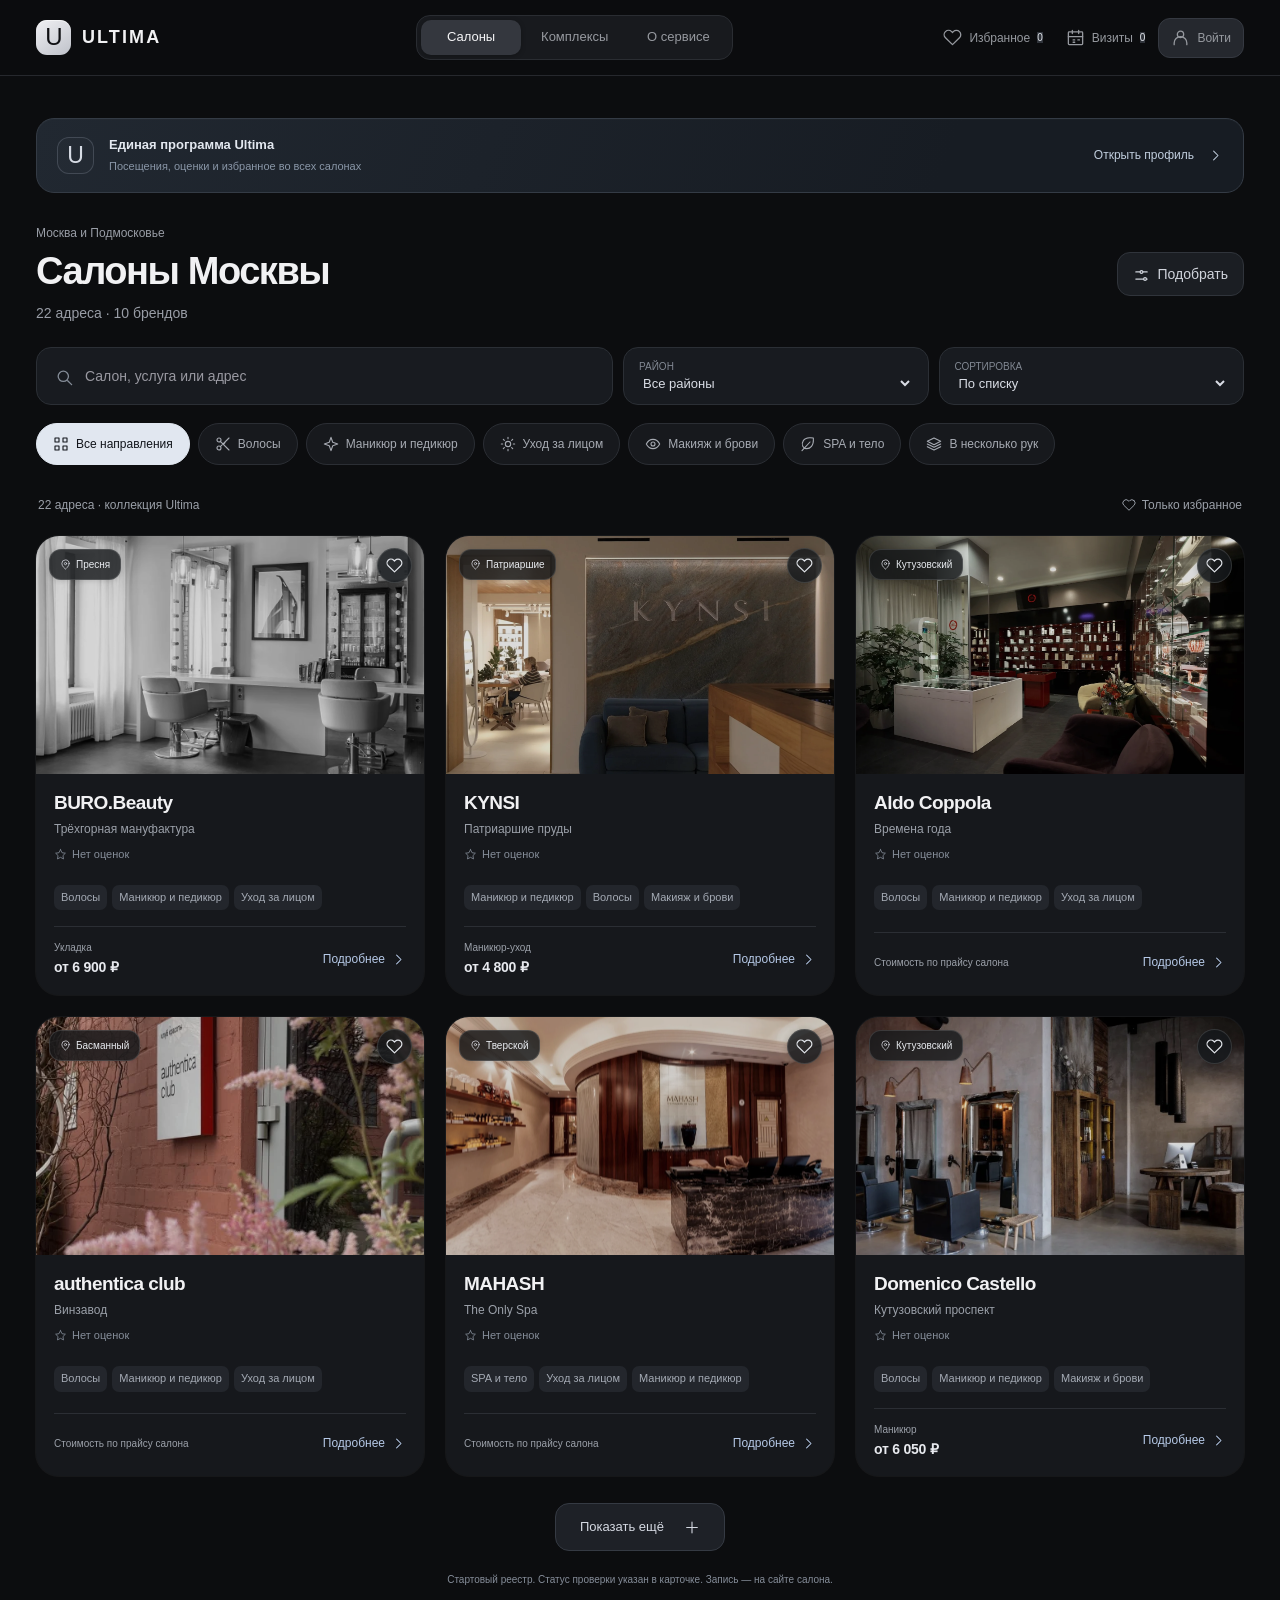
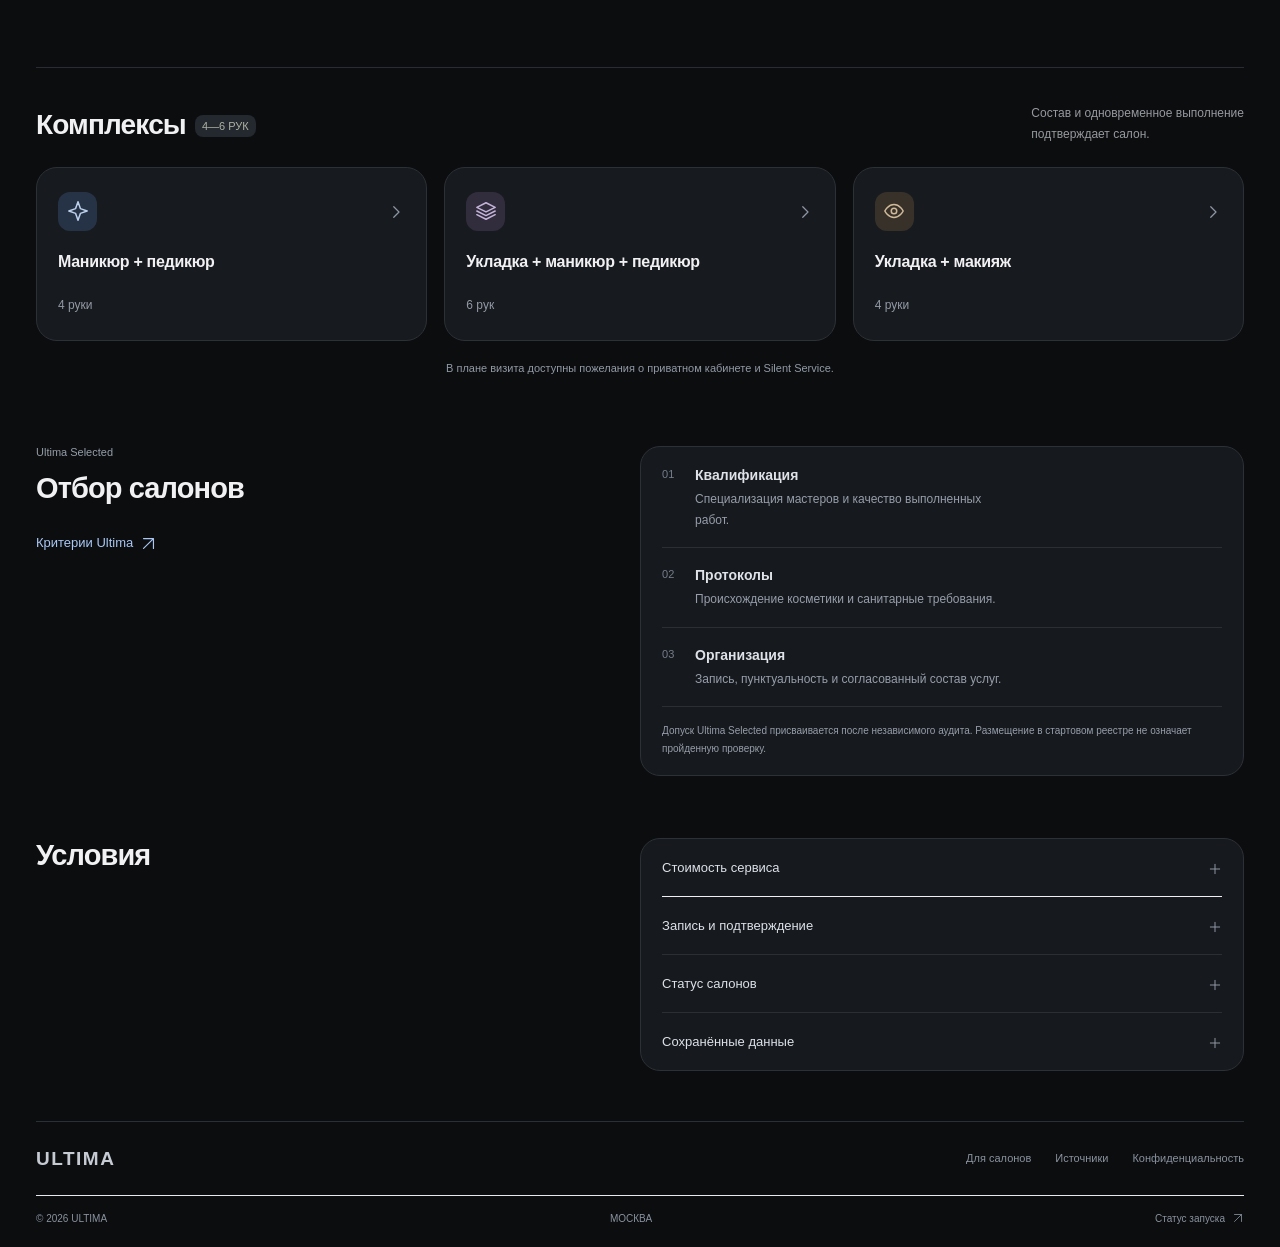
<file: docs/index.html>
<!doctype html>
<html lang="ru">
<head>
  <meta charset="UTF-8"><meta name="viewport" content="width=device-width,initial-scale=1,viewport-fit=cover,interactive-widget=resizes-content">
  <meta name="theme-color" content="#0c0d0f">
  <meta name="apple-mobile-web-app-capable" content="yes">
  <meta name="apple-mobile-web-app-status-bar-style" content="black-translucent">
  <meta name="apple-mobile-web-app-title" content="Ultima">
  <meta name="mobile-web-app-capable" content="yes">
  <link rel="manifest" href="./manifest.webmanifest">
  <link rel="apple-touch-icon" href="./assets/app-icon-192.png">
  <title>ULTIMA — каталог салонов Москвы</title>
  <meta name="description" content="Салоны Москвы и единая программа Ultima. Личный профиль, история посещений, оценки клиентов и избранное.">
  <meta property="og:title" content="ULTIMA — каталог салонов Москвы">
  <link rel="canonical" href="https://nur-kur.github.io/-/">
  <meta property="og:url" content="https://nur-kur.github.io/-/">
  <meta property="og:type" content="website">
  <meta property="og:image" content="https://nur-kur.github.io/-/assets/buro.webp">
  <meta property="og:description" content="Салоны, услуги, комплексы. Москва и загородные локации.">
  <link rel="icon" href="./assets/favicon.svg" type="image/svg+xml">
  <link rel="stylesheet" href="./assets/fonts.css"><link rel="stylesheet" href="./style.css?v=2"><link rel="stylesheet" href="./ios.css?v=4">
  <script defer src="./data.js"></script><script defer src="./demo-account.js"></script><script defer src="./app.js?v=7"></script>
<link rel="stylesheet" href="./dark.css?v=5"><link rel="stylesheet" href="./mobile.css?v=1">
</head>
<body>
<a class="skip" href="#collection">Перейти к каталогу</a>
<header class="header"><div class="header-inner">
<a class="brand" href="#collection" data-nav="catalog" aria-label="Ultima — каталог"><span class="brand-icon" aria-hidden="true">U</span>ULTIMA</a>
<nav aria-label="Главная навигация"><a class="active" href="#collection" data-nav="catalog">Салоны</a><a href="#rituals" data-nav="rituals">Комплексы</a><a href="#standard" data-nav="standard">О сервисе</a></nav>
<div class="header-actions"><button id="favorites-button" aria-label="Открыть избранные салоны"><span data-icon="heart"></span><span class="action-label">Избранное</span><span class="counter" id="favorite-count">0</span></button><button data-action="open-plans" data-nav="plans" aria-label="Мои визиты"><span data-icon="calendar"></span><span class="action-label">Визиты</span><span class="counter" id="plan-count">0</span></button><button class="profile-button" data-action="open-account" aria-label="Мой профиль"><span data-icon="user"></span><span id="account-label">Войти</span></button></div>
<button class="mobile-account" data-action="open-account" aria-label="Мой профиль"><span data-icon="user"></span></button>
</div></header>
<main>
<section class="collection wrap section" id="collection"><div class="membership-strip" id="membership-strip"></div><div class="section-head"><div class="title-group"><div class="section-kicker">Москва и Подмосковье</div><h1>Салоны<span class="title-city"> Москвы</span></h1><p>22 адреса · 10 брендов</p></div><button class="text-link" id="concierge-button"><span data-icon="sliders"></span>Подобрать</button></div>
  <div class="catalog-search"><label class="search-input"><span data-icon="search"></span><input id="search" type="search" placeholder="Салон, услуга или адрес" aria-label="Поиск салона" enterkeyhint="search" autocomplete="off"><button type="button" class="search-clear" id="search-clear" aria-label="Очистить поиск" hidden><span data-icon="close"></span></button></label><button class="mobile-filter-button" id="mobile-filters" type="button" aria-label="Открыть фильтры" aria-haspopup="dialog" aria-expanded="false"><span data-icon="sliders"></span><span class="filter-badge" id="mobile-filter-count" hidden>0</span></button><label class="select-wrap"><span class="label">РАЙОН</span><select id="district" aria-label="Выбрать район"><option value="all">Все районы</option></select></label><label class="select-wrap"><span class="label">СОРТИРОВКА</span><select id="sort" aria-label="Сортировать салоны"><option value="editorial">По списку</option><option value="name">По названию</option><option value="priced">Сначала с прайсом</option><option value="rating">По оценкам клиентов</option></select></label></div>
  <div class="category-row" id="categories" aria-label="Категории услуг"></div>
  <div class="catalog-meta"><span id="result-count" role="status"></span><button class="text-button favorites-filter" id="favorites-filter"><span data-icon="heart"></span>Только избранное</button></div>
  <div id="active-filters" class="active-filters"></div>
  <div class="salon-grid" id="salon-grid"></div>
  <div class="load-row"><button class="button outline" id="load-more">Показать ещё <span data-icon="plus"></span></button><p id="catalog-note">Стартовый реестр. Статус проверки указан в карточке. Запись — на сайте салона.</p></div>

</section>
<section class="rituals section" id="rituals"><div class="wrap"><div class="section-head"><h2>Комплексы<span class="heading-index">4—6 РУК</span></h2><p>Состав и одновременное выполнение<br>подтверждает салон.</p></div><div class="ritual-list">
<button class="ritual-card" data-ritual="nails"><span class="complex-icon" data-icon="sparkle"></span><h3>Маникюр + педикюр</h3><span class="hands">4 руки</span><span class="row-arrow" data-icon="chevron"></span></button>
<button class="ritual-card" data-ritual="full"><span class="complex-icon" data-icon="layers"></span><h3>Укладка + маникюр + педикюр</h3><span class="hands">6 рук</span><span class="row-arrow" data-icon="chevron"></span></button>
<button class="ritual-card" data-ritual="event"><span class="complex-icon" data-icon="eye"></span><h3>Укладка + макияж</h3><span class="hands">4 руки</span><span class="row-arrow" data-icon="chevron"></span></button>
</div><p class="section-note">В плане визита доступны пожелания о приватном кабинете и Silent Service.</p></div></section>
<section class="standard wrap section" id="standard"><div class="standard-title"><span class="eyebrow">Ultima Selected</span><h2>Отбор салонов</h2><button class="text-link" data-info="method">Критерии Ultima <span data-icon="arrow-up"></span></button></div><div class="criteria-list"><div><span class="row-number">01</span><h3>Квалификация</h3><p>Специализация мастеров и качество выполненных работ.</p></div><div><span class="row-number">02</span><h3>Протоколы</h3><p>Происхождение косметики и санитарные требования.</p></div><div><span class="row-number">03</span><h3>Организация</h3><p>Запись, пунктуальность и согласованный состав услуг.</p></div><p class="criteria-note">Допуск Ultima Selected присваивается после независимого аудита. Размещение в стартовом реестре не означает пройденную проверку.</p></div></section>
<section class="faq wrap section"><h2>Условия</h2><div class="faq-list"><details><summary>Стоимость сервиса<span data-icon="plus"></span></summary><p>Поиск, подбор и планирование бесплатны. Процедуры оплачиваются непосредственно салону по согласованному прайсу.</p></details><details><summary>Запись и подтверждение<span data-icon="plus"></span></summary><p>План визита сохраняется в вашем аккаунте. Фактическую запись, время, мастеров и стоимость подтверждает салон на своём сайте. Сохранённый план не является бронью.</p></details><details><summary>Статус салонов<span data-icon="plus"></span></summary><p>Каталог содержит кандидатов на рассмотрение Ultima. Данные четырёх филиалов требуют прямого уточнения: в их карточках запись недоступна. Допуск Ultima Selected пока не присвоен ни одному адресу.</p></details><details><summary>Сохранённые данные<span data-icon="plus"></span></summary><p>В демонстрации GitHub Pages профиль, избранное, планы и отзывы сохраняются только в этом браузере. Они не передаются салонам и другим посетителям. Удалить их можно в настройках профиля.</p></details></div></section>
</main>
<footer class="footer wrap"><div class="footer-main"><a href="#" class="footer-logo" aria-label="Ultima — на главную">ULTIMA</a><div><button data-info="partners">Для салонов</button><button data-info="sources">Источники</button><button data-info="privacy">Конфиденциальность</button></div></div><div class="footer-bottom"><span>© <span id="year"></span> ULTIMA</span><span>МОСКВА</span><button data-info="launch">Статус запуска <span data-icon="arrow-up"></span></button></div></footer>
<nav class="app-tabbar" aria-label="Основные разделы">
<a class="app-tab active" href="#collection" data-nav="catalog" aria-current="page"><span data-icon="grid"></span><span>Салоны</span></a>
<a class="app-tab" href="#rituals" data-nav="rituals"><span data-icon="layers"></span><span>Комплексы</span></a>
<button class="app-tab" data-nav="favorites"><span data-icon="heart"></span><span>Избранное</span></button>
<button class="app-tab" data-nav="plans" data-action="open-plans"><span data-icon="calendar"></span><span>Визиты</span></button><button class="app-tab" data-nav="account" data-action="open-account"><span data-icon="user"></span><span>Профиль</span></button>
</nav>
<dialog id="main-dialog" aria-labelledby="dialog-title"><button class="close-dialog icon-button" aria-label="Закрыть окно"><span data-icon="close"></span></button><div id="dialog-content"></div></dialog>
<div class="toast" id="toast" role="status" aria-live="polite"></div>
<noscript><p class="noscript">Для поиска и карточек включите JavaScript. <a href="https://www.burobeauty.ru/">BURO.Beauty</a> · <a href="https://kynsi.ru/">KYNSI</a>.</p></noscript>
</body></html>
</file>
<file: docs/assets/fonts.css>
@font-face {
  font-family: 'Cormorant Garamond';
  font-style: italic;
  font-weight: 400;
  font-display: swap;
  src: url(./font-0.ttf) format('truetype');
}
@font-face {
  font-family: 'Cormorant Garamond';
  font-style: italic;
  font-weight: 500;
  font-display: swap;
  src: url(./font-1.ttf) format('truetype');
}
@font-face {
  font-family: 'Cormorant Garamond';
  font-style: normal;
  font-weight: 400;
  font-display: swap;
  src: url(./font-2.ttf) format('truetype');
}
@font-face {
  font-family: 'Cormorant Garamond';
  font-style: normal;
  font-weight: 500;
  font-display: swap;
  src: url(./font-3.ttf) format('truetype');
}
@font-face {
  font-family: 'Manrope';
  font-style: normal;
  font-weight: 400;
  font-display: swap;
  src: url(./font-4.ttf) format('truetype');
}
@font-face {
  font-family: 'Manrope';
  font-style: normal;
  font-weight: 500;
  font-display: swap;
  src: url(./font-5.ttf) format('truetype');
}
@font-face {
  font-family: 'Manrope';
  font-style: normal;
  font-weight: 600;
  font-display: swap;
  src: url(./font-6.ttf) format('truetype');
}
@font-face {
  font-family: 'Manrope';
  font-style: normal;
  font-weight: 700;
  font-display: swap;
  src: url(./font-7.ttf) format('truetype');
}
</file>
<file: docs/style.css>
:root{--paper:#efefeb;--ink:#161713;--muted:#6e716a;--line:#c8cbc1;--soft:#e5e6de;--sans:Manrope,Arial,sans-serif;--mono:'Courier New',monospace;--serif:var(--sans);--wine:var(--ink)}
*{box-sizing:border-box}html{scroll-behavior:smooth;scroll-padding-top:32px}body{margin:0;background:var(--paper);color:var(--ink);font:13px/1.5 var(--sans);-webkit-font-smoothing:antialiased}button,input,select,textarea{font:inherit}button{border:0;background:none;color:inherit;cursor:pointer;padding:0;border-radius:0}a{color:inherit;text-decoration:none}button,a,input,select{-webkit-tap-highlight-color:transparent}button,a{touch-action:manipulation}button:focus-visible,a:focus-visible,input:focus-visible,select:focus-visible,textarea:focus-visible{outline:2px solid var(--ink);outline-offset:5px}img{display:block;width:100%;height:100%;object-fit:cover}h1,h2,h3,h4,p,figure{margin:0}em{font-style:normal;font-family:inherit;font-weight:inherit}svg{width:20px;height:20px;fill:none;stroke:currentColor;stroke-width:1.35;stroke-linecap:square;stroke-linejoin:miter;vertical-align:middle}.wrap{max-width:1600px;width:calc(100% - 80px);margin:0 auto}.header{height:74px;display:flex;align-items:center;justify-content:space-between;gap:25px;border-bottom:1px solid var(--ink);position:relative;z-index:20}.edition{font-family:var(--mono);font-size:11px;display:flex;gap:24px}.edition span{color:var(--muted)}nav{display:flex;gap:32px;font-size:12px}nav a{border-bottom:1px solid transparent;padding:7px 0}nav a:hover{border-color:var(--ink)}.header-actions{display:flex;gap:27px;align-items:center}.header-actions>button{font-size:11px;padding:8px 0;white-space:nowrap}.header-actions>button>span{font:10px var(--mono);margin-left:6px;color:var(--muted)}.header-actions>.mobile-menu{display:none}.icon-button{display:flex;align-items:center;justify-content:center;min-width:38px;min-height:38px}.masthead{padding-top:34px;padding-bottom:30px}.masthead h1{font-size:clamp(130px,25vw,390px);font-weight:500;display:flex;justify-content:space-between;line-height:.78;letter-spacing:-.075em;padding-right:.045em}.masthead h1 span{display:block}.masthead-caption{display:flex;justify-content:space-between;margin-top:35px;font:9px var(--mono);letter-spacing:.55px}.opening{display:grid;grid-template-columns:.72fr 1.5fr;border-top:1px solid var(--ink);border-bottom:1px solid var(--ink);min-height:363px}.opening-index{background:var(--ink);color:var(--paper);padding:30px 33px 28px;display:flex;flex-direction:column;align-items:flex-start}.eyebrow{font:9px var(--mono);letter-spacing:.7px;line-height:1.7;display:block}.opening-index>.eyebrow{color:#afb3a5}.opening-index h2{font-size:49px;font-weight:400;line-height:1.08;letter-spacing:-2.6px;margin-top:26px}.opening-stats{display:flex;gap:43px;margin-top:23px}.opening-stats>div{display:flex;gap:11px;align-items:baseline}.opening-stats b{font-weight:400;font-size:27px;letter-spacing:-1.2px}.opening-stats span{font:8px var(--mono);letter-spacing:.5px;color:#afb3a5}.opening-link{margin-top:auto;padding-top:28px;width:100%;display:flex;justify-content:space-between;align-items:center;font-size:11px}.opening-link svg{width:23px;height:23px;transition:transform .2s}.opening-link:hover svg{transform:translate(3px,-3px)}.opening-image{position:relative;min-height:363px;overflow:hidden;background:#c3c4bb}.opening-image img{filter:grayscale(1) brightness(.82);position:absolute;inset:0;object-position:50% 47%}.opening-image figcaption{display:flex;justify-content:space-between;gap:20px;position:absolute;bottom:18px;left:24px;right:24px;font:8px var(--mono);letter-spacing:.8px;color:#fff;text-shadow:0 1px 4px #000}.section{padding-top:89px;padding-bottom:88px}.section-head{display:flex;align-items:flex-end;justify-content:space-between;gap:30px;margin-bottom:32px}h2{font-size:56px;line-height:1.05;font-weight:400;letter-spacing:-2.8px}.heading-index{display:inline-block;font:10px var(--mono);letter-spacing:0;vertical-align:top;margin:8px 0 0 15px}.section-head>p{font-size:11px;color:var(--muted);line-height:1.8}.text-link{display:inline-flex;justify-content:space-between;align-items:center;gap:24px;font-size:11px;min-height:35px}.text-link svg{width:17px;height:17px}.text-link:hover{text-decoration:underline;text-underline-offset:5px}.catalog-search{display:grid;grid-template-columns:1.5fr 1fr 1fr;border-top:1px solid var(--ink);border-bottom:1px solid var(--line);min-height:77px}.search-input{display:flex;align-items:center;gap:13px;padding:18px 22px 18px 0}.search-input svg{width:17px;height:17px;flex-shrink:0}.search-input input{border:0;background:none;width:100%;min-width:0;outline:none;padding:10px 0;font-size:12px;color:var(--ink)}.search-input input::placeholder{color:#787b71}.select-wrap{display:flex;flex-direction:column;gap:6px;border-left:1px solid var(--line);padding:16px 23px 13px}.label{font:8px var(--mono);letter-spacing:.6px;color:var(--muted)}select{width:100%;min-width:0;background:none;border:0;color:var(--ink);padding:2px 20px 2px 0;border-radius:0;font-size:12px;cursor:pointer}.category-row{display:flex;gap:25px;border-bottom:1px solid var(--line);overflow:auto;scrollbar-width:thin;white-space:nowrap}.category{padding:19px 0 16px;font-size:11px;color:var(--muted);border-bottom:2px solid transparent;white-space:nowrap;flex-shrink:0}.category.active{color:var(--ink);border-color:var(--ink)}.category:hover{color:var(--ink)}.catalog-meta{padding:24px 0;display:flex;justify-content:space-between;gap:20px;font:10px var(--mono);color:var(--muted)}.text-button{font:10px var(--mono);color:var(--muted);display:inline-flex;align-items:center;gap:8px;min-height:20px}.text-button:hover,.text-button.active{color:var(--ink);text-decoration:underline;text-underline-offset:4px}.active-filters{display:flex;gap:12px;align-items:center;flex-wrap:wrap}.filter-chip{border-bottom:1px solid var(--ink);font-size:10px;display:flex;align-items:center;gap:9px;padding:6px 0;margin-bottom:21px}.filter-chip svg{width:12px;height:12px}.active-filters .text-button{margin-bottom:21px}.salon-grid{display:grid;grid-template-columns:repeat(2,minmax(0,1fr));gap:44px 28px}.salon-card{min-width:0}.card-index{display:flex;justify-content:space-between;margin-bottom:12px;gap:20px;font:9px var(--mono);text-transform:uppercase;letter-spacing:.5px}.card-index>span:first-child{color:var(--muted)}.card-image{height:330px;overflow:hidden;background:#d9dbd1;cursor:pointer;position:relative}.card-image img{filter:grayscale(1);transition:transform .6s ease,filter .3s;object-position:50% 50%}.card-image:hover img{transform:scale(1.025);filter:grayscale(1) contrast(1.06)}.placeholder{height:100%;display:flex;align-items:center;justify-content:center;background:#d9dbd1}.brand-placeholder{font-size:33px;font-weight:400;letter-spacing:-1.5px;padding:28px;text-align:center;line-height:1.2}.brand-placeholder small{display:block;font:8px var(--mono);letter-spacing:.6px;margin-top:14px}.card-heading{display:flex;justify-content:space-between;align-items:center;gap:15px;margin-top:14px}.card-title-button{text-align:left}.card-heading h3{font-size:25px;line-height:1.15;font-weight:400;letter-spacing:-.9px;text-transform:uppercase}.heart-button{display:grid;place-items:center;width:38px;height:38px;flex-shrink:0}.heart-button svg{width:18px;height:18px}.heart-button.active svg{fill:var(--ink)}.card-branch{font-size:12px;color:var(--muted);margin-top:3px}.card-tags{display:flex;flex-wrap:wrap;gap:0;margin:17px 0 18px;font-size:10px;color:var(--muted)}.card-tags span:not(:last-child)::after{content:'/';display:inline-block;margin:0 8px;color:#a1a498}.card-bottom{display:flex;justify-content:space-between;align-items:center;gap:15px;border-top:1px solid var(--line);padding-top:13px}.card-price{font-size:10px;line-height:1.7;color:var(--muted)}.card-price b{font-weight:500;color:var(--ink)}.card-open{font-size:10px;display:flex;align-items:center;gap:13px;min-height:30px}.card-open svg{width:18px}.card-status{font:8px var(--mono);text-transform:uppercase;margin-top:11px;letter-spacing:.5px;color:var(--muted)}.load-row{margin-top:44px}.load-row .button{display:flex;align-items:center;justify-content:center;gap:28px;border:0;border-top:1px solid var(--ink);border-bottom:1px solid var(--ink);width:100%;min-height:58px;font-size:12px;transition:background .2s}.load-row .button:hover{background:var(--soft)}.load-row .button svg{width:16px}.load-row p{font-size:9px;line-height:1.8;color:var(--muted);margin-top:18px}.empty-state{grid-column:1/-1;padding:60px 20px;border-top:1px solid var(--line);border-bottom:1px solid var(--line);text-align:center}.empty-state h3{font-size:31px;font-weight:400;letter-spacing:-1px;margin-bottom:15px}.empty-state p{font-size:12px;color:var(--muted);margin-bottom:23px}.rituals{background:var(--ink);color:var(--paper);padding-bottom:58px}.rituals .heading-index{color:#aeb2a4}.rituals .section-head>p{color:#b5b9ac}.ritual-card{display:grid;grid-template-columns:55px 1fr 85px 23px;align-items:center;text-align:left;gap:24px;border-top:1px solid #4f5248;min-height:103px;width:100%;transition:background .2s}.ritual-card:last-child{border-bottom:1px solid #4f5248}.ritual-card:hover{background:#ffffff08}.row-number{font:10px var(--mono);color:var(--muted)}.ritual-card .row-number{color:#9ea392}.ritual-card h3{font-size:26px;letter-spacing:-1px;font-weight:400}.ritual-card .hands{font:10px var(--mono);color:#aeb2a4}.ritual-card svg{width:23px;height:23px}.section-note{font-size:10px;color:#a6ab9c;margin-top:24px;line-height:1.8}.standard{display:grid;grid-template-columns:1fr 1fr;gap:50px;border-bottom:1px solid var(--ink)}.standard h2{font-size:43px;line-height:1.13;letter-spacing:-1.9px;margin:27px 0}.standard .text-link{border-bottom:1px solid var(--ink);gap:40px;padding-bottom:8px}.criteria-list>div{display:grid;grid-template-columns:29px 1fr;gap:4px 19px;border-top:1px solid var(--line);padding:19px 0 22px}.criteria-list>div:first-child{border-color:var(--ink)}.criteria-list .row-number{grid-row:1/3;padding-top:4px}.criteria-list h3{font-size:18px;font-weight:400;letter-spacing:-.4px}.criteria-list>div p{font-size:11px;line-height:1.8;color:var(--muted);max-width:310px}.criteria-note{border-top:1px solid var(--line);padding-top:21px;font-size:10px;color:var(--muted);line-height:1.9}.faq{display:grid;grid-template-columns:1fr 1fr;gap:50px;padding-bottom:84px}.faq h2{font-size:43px;letter-spacing:-1.9px}.faq-list details{border-top:1px solid var(--line)}.faq-list details:first-child{border-color:var(--ink)}.faq-list details:last-child{border-bottom:1px solid var(--line)}summary{list-style:none;display:flex;justify-content:space-between;align-items:center;gap:20px;font-size:12px;cursor:pointer;padding:20px 0}summary::-webkit-details-marker{display:none}summary svg{width:14px;height:14px;flex-shrink:0}details[open] summary svg{transform:rotate(45deg)}.faq-list p{font-size:11px;line-height:1.9;color:var(--muted);padding-bottom:23px;padding-right:20px}.footer{border-top:1px solid var(--ink);padding-top:30px}.footer-main{display:flex;justify-content:space-between;gap:30px;align-items:center;padding-bottom:35px}.footer-logo{font-size:32px;letter-spacing:-2px;font-weight:500}.footer-main>div{display:flex;gap:30px}.footer-main button{font-size:10px}.footer-main button:hover{text-decoration:underline;text-underline-offset:4px}.footer-bottom{display:flex;justify-content:space-between;gap:20px;align-items:center;border-top:1px solid var(--line);padding:18px 0 23px;font:8px var(--mono);letter-spacing:.4px;color:var(--muted)}.footer-bottom button{font:8px var(--mono);display:flex;gap:20px;align-items:center}.footer-bottom svg{width:13px;height:13px}.button{display:inline-flex;align-items:center;justify-content:space-between;gap:25px;border:1px solid var(--ink);padding:14px 20px;min-height:47px;font-size:11px;line-height:1.5;transition:background .2s}.button.dark{background:var(--ink);color:var(--paper)}.button.dark:hover{background:#383b30}.button.outline:hover{background:var(--soft)}.button svg{width:17px;height:17px}.skip{position:fixed;left:15px;top:-90px;background:var(--ink);color:white;padding:15px;z-index:200}.skip:focus{top:15px}.toast{position:fixed;bottom:22px;left:50%;transform:translate(-50%,15px);opacity:0;z-index:180;background:var(--ink);color:var(--paper);padding:15px 24px;font-size:11px;max-width:calc(100% - 30px);text-align:center;pointer-events:none;transition:.2s}.toast.show{opacity:1;transform:translate(-50%,0)}
dialog{border:0;background:var(--paper);color:var(--ink);padding:0;width:min(930px,calc(100vw - 36px));max-height:90dvh;overflow-y:auto;box-shadow:0 20px 120px #0005;overscroll-behavior:contain}dialog::backdrop{background:#1e191ac2;backdrop-filter:blur(5px)}body:has(dialog[open]){overflow:hidden}.close-dialog{position:sticky;top:14px;float:right;right:15px;margin:14px 15px -52px 0;background:#faf8f1ed;border-radius:50%;z-index:5;width:36px;height:36px}.dialog-hero{height:285px;position:relative;background:#ded5c7}.dialog-hero img{filter:saturate(.75)}.dialog-hero .image-caption{bottom:14px;left:25px;background:#fff9;padding:5px 7px;color:var(--ink)}.dialog-main{padding:31px 40px 40px}.dialog-main h2{font-size:47px;margin-bottom:10px}.dialog-main .eyebrow{margin-bottom:12px}.dialog-subtitle{font-size:11px;line-height:1.8;color:var(--muted)}.dialog-actions{display:flex;gap:12px;margin-top:23px;flex-wrap:wrap;align-items:center}.dialog-actions .button{font-size:10px;gap:20px}.detail-tabs{display:flex;gap:25px;border-bottom:1px solid var(--line);margin-top:28px}.detail-tabs button{padding:13px 0;font-size:11px;border-bottom:2px solid transparent}.detail-tabs button.active{border-color:var(--wine);color:var(--wine)}.detail-body{padding-top:24px;font-size:12px;line-height:1.9}.detail-body>p{margin-bottom:18px}.facts{display:grid;grid-template-columns:1fr 1fr;gap:15px;margin:22px 0}.fact{background:#ebe4da;padding:16px}.fact span{display:block;font-size:8px;letter-spacing:1px;color:var(--muted);margin-bottom:6px}.fact p{font-size:11px;line-height:1.7}.notice{border-left:2px solid #a57b65;background:#eee8de;padding:14px 17px;font-size:10px;line-height:1.8;color:#756659;margin:18px 0}.service-row{display:flex;justify-content:space-between;align-items:center;gap:18px;border-bottom:1px solid var(--line);padding:15px 0}.service-row h4{font-size:12px;font-weight:500;margin:0 0 4px}.service-row small{font-size:9px;color:var(--muted);display:block;line-height:1.7}.service-price{font-size:11px;white-space:nowrap;display:flex;align-items:center;gap:12px}.service-price button{border:1px solid var(--line);width:29px;height:29px;padding:4px}.service-price svg{width:15px}.info-page{padding:49px 43px}.info-page h2{font-size:45px;margin-bottom:20px}.info-page h3{font:29px var(--serif);margin:25px 0 12px}.info-page p,.info-page li{font-size:12px;line-height:1.9;color:#6b665e}.info-page ul{padding-left:19px}.info-page a{border-bottom:1px solid #b7a694}.info-page .button{margin-top:20px}.source-list{margin-top:25px}.source-row{padding:14px 0;border-bottom:1px solid var(--line);font-size:11px;display:flex;justify-content:space-between;gap:20px}.source-row a{max-width:55%;overflow-wrap:anywhere}.plan-form{padding:40px}.plan-form h2{font-size:43px;margin-bottom:14px}.plan-form>p{font-size:11px;color:var(--muted);line-height:1.8}.plan-steps{display:flex;gap:20px;font-size:8px;letter-spacing:1px;border-bottom:1px solid var(--line);padding:20px 0;margin-bottom:24px}.plan-steps span{color:#a79b8c}.plan-steps .active{color:var(--wine);font-weight:700}.field{display:flex;flex-direction:column;gap:8px;margin-bottom:17px}.field>span,.field-label{font-size:9px;letter-spacing:.8px;font-weight:600}.field input,.field select,.field textarea{width:100%;border:1px solid #c9c0b3;padding:13px 14px;background:#fbfaf6;min-height:45px;font-size:12px;color:var(--ink);border-radius:0}.field textarea{resize:vertical;min-height:80px}.two-fields{display:grid;grid-template-columns:1fr 1fr;gap:17px}.service-check{display:flex;align-items:center;gap:12px;border-bottom:1px solid var(--line);padding:14px 0;font-size:11px;cursor:pointer}.service-check input{accent-color:var(--wine);width:17px;height:17px;flex-shrink:0}.service-check .service-check-name{flex:1}.service-check small{display:block;font-size:9px;color:var(--muted);margin-top:4px}.service-check>span:last-child{font-size:10px;color:var(--muted)}.preference-row{display:flex;flex-wrap:wrap;gap:10px;margin:13px 0 20px}.preference{display:flex;align-items:center;gap:8px;font-size:10px;border:1px solid var(--line);padding:11px 14px}.preference:has(input:checked){background:#e6dbd0;border-color:var(--wine)}input[type=checkbox]{accent-color:var(--wine)}.form-foot{display:flex;justify-content:space-between;gap:20px;align-items:center;margin-top:26px}.form-foot>span{font-size:10px;color:var(--muted)}.form-error{color:#a53032;font-size:11px;line-height:1.8;margin-top:15px}.summary-box{border:1px solid var(--line);padding:23px;margin:20px 0}.summary-box h3{font:30px var(--serif);margin-bottom:9px}.summary-box p{font-size:11px;line-height:1.9;color:var(--muted);white-space:pre-line}.success-symbol{font:45px var(--serif);width:70px;height:70px;border:1px solid #baa68c;border-radius:50%;display:grid;place-items:center;color:var(--wine);margin-bottom:22px}.plan-item{padding:20px 0;border-bottom:1px solid var(--line)}.plan-item h3{font:30px var(--serif);margin:0 0 9px}.plan-item p{font-size:11px;line-height:1.8;color:var(--muted);margin-bottom:9px}.small-actions{display:flex;gap:16px;flex-wrap:wrap;align-items:center}.small-actions button,.small-actions a{font-size:10px;text-decoration:underline;text-underline-offset:4px;padding:6px 0}.small-actions .delete{color:#9b5751}.quiz-options{display:grid;grid-template-columns:1fr 1fr;gap:12px;margin:25px 0}.quiz-choice{border:1px solid var(--line);padding:22px;text-align:left;min-height:118px}.quiz-choice:hover{background:#e9dfd3;border-color:#b09a87}.quiz-choice span{display:block;font:27px var(--serif);margin-bottom:8px;color:var(--wine)}.quiz-choice small{font-size:10px;color:var(--muted);line-height:1.8}.noscript{padding:30px;text-align:center}.mobile-nav-open nav{display:flex}

dialog{border:1px solid var(--ink);box-shadow:none;max-height:92dvh}dialog::backdrop{background:#12150fc2;backdrop-filter:none}.close-dialog{border-radius:0;border:1px solid var(--ink);background:var(--paper)}.dialog-hero img{filter:grayscale(1)}.dialog-hero .placeholder{height:100%;display:grid;place-items:center}.dialog-main h2,.info-page h2,.plan-form h2{font-size:38px;font-weight:400;letter-spacing:-1.7px}.dialog-main h2{text-transform:uppercase}.info-page h3{font-size:20px;font-weight:500;margin:25px 0 12px}.notice{background:none;border:0;border-top:1px solid var(--line);border-bottom:1px solid var(--line);padding:16px 0;color:var(--muted)}.fact{background:none;border-top:1px solid var(--line);padding:16px 0}.summary-box{border:0;border-top:1px solid var(--ink);border-bottom:1px solid var(--line);padding:22px 0}.summary-box h3{font-size:24px;font-weight:400;letter-spacing:-.8px}.plan-item h3{font-size:24px;font-weight:400;letter-spacing:-.8px}.success-symbol{display:none}.info-page .eyebrow,.plan-form .eyebrow{font:9px var(--mono);color:var(--muted);margin-bottom:17px}.detail-tabs button{border-color:transparent}.detail-tabs button.active{border-color:var(--ink)}.field input,.field select,.field textarea{background:transparent;border-color:#aeb2a5}.preference:has(input:checked){background:none;border-color:var(--ink)}input[type=checkbox]{accent-color:var(--ink)}.quiz-options{display:block;border-top:1px solid var(--ink)}.quiz-choice{display:flex;align-items:center;justify-content:space-between;gap:25px;width:100%;min-height:90px;border:0;border-bottom:1px solid var(--line);padding:18px 0}.quiz-choice:hover{background:var(--soft);border-color:var(--line)}.quiz-choice span{font-size:21px;letter-spacing:-.5px;margin:0}.quiz-choice small{max-width:235px;font-size:11px}.service-price button{border-radius:0}.service-row h4{font-size:12px}.plan-steps{font:8px var(--mono);letter-spacing:.2px}.plan-steps .active{color:var(--ink)}[hidden]{display:none!important}
@media(min-width:1650px){.opening,.opening-image{min-height:420px}.opening-index{padding:38px 40px}.opening-index h2{font-size:62px}.card-image{height:410px}}
@media(max-width:1100px){.wrap{width:calc(100% - 56px)}.header{height:67px;gap:15px}nav{gap:22px}.header-actions{gap:17px}.edition{gap:15px}.opening-index{padding:26px}.opening-index h2{font-size:43px}.opening-stats{gap:24px}.opening-stats>div{gap:8px}.opening-image,.opening{min-height:344px}.card-image{height:270px}.card-heading h3{font-size:22px}.category-row{gap:20px}.category{font-size:10px}.ritual-card h3{font-size:24px}.standard h2{font-size:39px}.section{padding-top:74px;padding-bottom:73px}.select-wrap{padding-left:18px;padding-right:15px}}
@media(max-width:800px){nav{gap:18px;font-size:11px}.header-actions{gap:14px}.header-actions>button{font-size:10px}.edition{font-size:9px}.edition span{display:none}.masthead{padding-top:29px;padding-bottom:24px}.masthead-caption{margin-top:27px;font-size:7px}.opening{grid-template-columns:.85fr 1.15fr}.opening-index h2{font-size:36px;letter-spacing:-1.7px}.opening-index>.eyebrow{font-size:8px}.opening-index{padding:23px}.opening-stats{gap:19px;margin-top:23px}.opening-stats b{font-size:23px}.opening-stats span{font-size:6px}.opening-link{font-size:10px}.opening-image figcaption{left:17px;right:17px;font-size:6px;flex-wrap:wrap;gap:7px}.opening,.opening-image{min-height:310px}h2{font-size:47px}.section-head>.text-link{font-size:10px;gap:15px}.heading-index{font-size:8px;margin-left:10px}.catalog-search{grid-template-columns:1fr 1fr}.search-input{grid-column:1/-1;border-bottom:1px solid var(--line);padding:13px 0}.select-wrap:nth-child(2){border-left:0;padding-left:0}.select-wrap{padding-top:14px;padding-bottom:14px}.category-row{gap:24px}.category{padding-top:17px;padding-bottom:15px}.salon-grid{gap:38px 22px}.card-image{height:230px}.card-heading h3{font-size:19px;letter-spacing:-.6px}.card-branch{font-size:11px}.card-tags{font-size:9px;line-height:1.8;margin:12px 0}.card-tags span:not(:last-child)::after{margin:0 5px}.card-price{font-size:9px}.card-open{font-size:9px;gap:8px}.card-index{font-size:8px}.heart-button{width:30px;min-width:30px}.ritual-card{grid-template-columns:25px 1fr 65px 20px;gap:18px;min-height:96px}.ritual-card h3{font-size:21px;letter-spacing:-.7px}.standard{gap:36px}.standard h2{font-size:34px}.criteria-list h3{font-size:17px}.criteria-list>div{gap:3px 12px;grid-template-columns:23px 1fr}.criteria-list>div p{font-size:10px}.criteria-note{font-size:9px}.faq{gap:36px}.faq h2{font-size:38px}.dialog-main{padding:30px}.plan-form{padding:38px 30px 30px}.info-page{padding:43px 30px 30px}.footer-main>div{gap:20px}.footer-main button{font-size:9px}}
@media(max-width:580px){.wrap{width:calc(100% - 36px)}.header{height:60px}nav{display:none;position:absolute;left:0;right:0;top:59px;background:var(--paper);padding:22px 18px;border:1px solid var(--ink);flex-direction:column;gap:18px;z-index:30}.mobile-nav-open nav{display:flex}.edition{font-size:9px;letter-spacing:0}.header-actions{gap:13px}.header-actions>button{font-size:9px;min-height:36px}.header-actions>button>span{font-size:8px;margin-left:2px}.header-actions>.mobile-menu{display:flex;padding:4px;min-width:24px;width:24px}.mobile-menu svg{width:20px;height:20px}.masthead{padding-top:25px;padding-bottom:19px}.masthead h1{font-size:25vw;letter-spacing:-.075em;line-height:.83}.masthead-caption{margin-top:20px;font-size:6px;letter-spacing:0;gap:15px;line-height:1.8}.masthead-caption>span:first-child{max-width:155px}.masthead-caption>span:last-child{text-align:right;max-width:140px}.opening{display:block;position:relative;min-height:0;border:0}.opening-image{height:265px;min-height:0}.opening-image img{object-position:48% 50%;filter:grayscale(1) brightness(.76)}.opening-index{position:relative;padding:22px 23px 20px;display:grid;grid-template-columns:1fr 1fr;gap:0 20px;min-height:0}.opening-index>.eyebrow{grid-column:1/-1;font-size:7px}.opening-index h2{font-size:34px;margin-top:17px;letter-spacing:-1.8px}.opening-stats{align-self:end;justify-self:end;flex-direction:column;margin:0 0 2px;gap:6px}.opening-stats b{font-size:20px}.opening-stats>div{justify-content:space-between;gap:16px;min-width:78px}.opening-stats span{font-size:7px}.opening-link{grid-column:1/-1;padding-top:17px;margin-top:20px;border-top:1px solid #4e5145;font-size:10px}.opening-link svg{width:17px;height:17px}.opening-image figcaption{font-size:6px;flex-wrap:nowrap;left:15px;right:15px;bottom:13px;letter-spacing:.3px}.section{padding-top:55px;padding-bottom:54px}.section-head{gap:15px;margin-bottom:24px;align-items:flex-start}h2{font-size:40px;letter-spacing:-2px}.heading-index{font-size:7px;margin:7px 0 0 10px}.section-head>.text-link{font-size:9px;max-width:120px;gap:15px;line-height:1.7;min-height:37px}.section-head>.text-link svg{flex-shrink:0;width:15px;height:15px}.section-head>p{font-size:9px;max-width:140px;line-height:1.8}.section-head>p br{display:none}.catalog-search{min-height:0}.search-input{gap:12px;padding:13px 0}.search-input input{font-size:11px}.search-input svg{width:16px;height:16px}.select-wrap{gap:6px;padding:13px 12px 13px 16px}.select-wrap:nth-child(2){padding-left:0}.label{font-size:7px}.select-wrap select{font-size:11px}.category-row{gap:24px;margin-right:-18px;padding-right:18px;scrollbar-width:none}.category-row::-webkit-scrollbar{display:none}.category{font-size:10px;padding-top:17px;padding-bottom:14px}.catalog-meta{font-size:8px;padding:21px 0;gap:12px}.text-button{font-size:8px}.salon-grid{grid-template-columns:1fr;gap:34px}.card-index{font-size:8px;margin-bottom:11px}.card-image{height:290px}.card-heading{margin-top:13px}.card-heading h3{font-size:23px;letter-spacing:-.9px}.heart-button{min-width:35px;width:35px;height:35px}.card-branch{font-size:11px}.card-tags{font-size:9px;margin-top:14px;margin-bottom:15px;line-height:1.8}.card-tags span:not(:last-child)::after{margin:0 7px}.card-bottom{padding-top:11px}.card-price{font-size:9px}.card-open{font-size:10px;gap:12px}.card-open svg{width:16px}.card-status{font-size:7px}.load-row{margin-top:32px}.load-row .button{font-size:11px;min-height:53px;gap:25px}.load-row p{font-size:8px;margin-top:15px}.filter-chip{font-size:9px}.active-filters{gap:12px}.rituals .section-head{display:block}.rituals .section-head>p{max-width:230px;margin-top:17px;font-size:10px}.ritual-card{grid-template-columns:19px 1fr 18px;gap:14px;padding:19px 0;min-height:93px}.ritual-card h3{font-size:19px;letter-spacing:-.8px;line-height:1.4;grid-column:2;grid-row:1}.ritual-card .row-number{font-size:8px;grid-row:1}.ritual-card>span:last-child{grid-column:3;grid-row:1/3;align-self:center}.ritual-card .hands{grid-column:2;grid-row:2;font-size:9px}.ritual-card svg{width:19px;height:19px}.section-note{font-size:9px;margin-top:20px}.standard{grid-template-columns:1fr;gap:32px}.standard h2{font-size:38px;line-height:1.12;letter-spacing:-1.8px;margin-top:20px;margin-bottom:19px}.standard-title>.eyebrow{font-size:8px}.standard .text-link{font-size:10px;gap:40px}.criteria-list>div{grid-template-columns:24px 1fr;gap:5px 13px;padding:19px 0}.criteria-list h3{font-size:18px}.criteria-list>div p{font-size:11px;max-width:270px}.criteria-note{font-size:9px}.faq{grid-template-columns:1fr;gap:25px}.faq h2{font-size:38px}.faq-list summary{font-size:11px;padding:20px 0}.faq-list p{font-size:10px;line-height:1.9;padding-right:0}.footer{padding-top:25px}.footer-main{display:block;padding-bottom:27px}.footer-logo{font-size:30px;letter-spacing:-1.8px}.footer-main>div{margin-top:24px;gap:18px;flex-wrap:wrap}.footer-main button{font-size:9px}.footer-bottom{font-size:7px;gap:13px;padding:16px 0 21px}.footer-bottom button{font-size:7px;gap:8px}.footer-bottom svg{width:11px;height:11px}.toast{font-size:10px;bottom:17px;width:max-content;padding:14px 18px}dialog{width:calc(100% - 16px);max-height:95dvh}.close-dialog{margin-top:11px;margin-right:11px;top:11px;width:33px;height:33px;min-width:33px;min-height:33px}.dialog-hero{height:240px}.image-caption{left:15px;right:15px;bottom:11px;font-size:7px}.dialog-main{padding:26px 22px}.dialog-main h2,.plan-form h2,.info-page h2{font-size:30px;letter-spacing:-1.2px}.dialog-main>.eyebrow{font-size:8px;margin-bottom:13px}.dialog-subtitle{font-size:11px}.button{font-size:10px;min-height:44px;padding:13px 16px;gap:17px}.dialog-actions{gap:10px}.dialog-actions .button{font-size:9px;gap:14px}.detail-tabs{gap:24px;margin-top:23px}.detail-tabs button{font-size:11px;padding:13px 0}.detail-body{padding-top:21px;font-size:11px}.facts{grid-template-columns:1fr;margin:19px 0}.fact{padding:14px 0}.notice{font-size:10px;line-height:1.9;margin:20px 0;padding:14px 0}.service-row{gap:12px;padding:15px 0}.service-row h4{font-size:11px}.service-row small{font-size:9px}.service-price{font-size:9px;gap:8px}.service-price button{width:28px;height:28px;flex-shrink:0}.service-price svg{width:13px}.info-page{padding:40px 22px 28px}.info-page h2{margin-bottom:19px}.info-page>.eyebrow{font-size:8px;margin-bottom:15px}.info-page h3{font-size:17px}.info-page p,.info-page li{font-size:11px}.source-row{font-size:9px;gap:15px}.plan-form{padding:40px 22px 28px}.plan-form>.eyebrow{font-size:8px}.plan-form>p{font-size:11px}.plan-steps{font-size:7px;gap:12px;padding:15px 0;line-height:1.7}.field>span,.field-label{font-size:8px}.field input,.field select,.field textarea{font-size:12px;padding:12px;min-height:45px}.two-fields{grid-template-columns:1fr;gap:0}.service-check{font-size:11px;gap:10px}.service-check small{font-size:9px}.service-check>span:last-child{font-size:10px}.form-foot{flex-wrap:wrap;gap:20px}.form-foot .button{width:100%;justify-content:space-between}.form-foot>span{font-size:9px}.preference{font-size:10px;padding:10px 11px}.summary-box h3{font-size:21px}.summary-box p{font-size:11px}.small-actions{gap:16px}.small-actions button,.small-actions a{font-size:10px}.plan-item h3{font-size:21px}.plan-item p{font-size:11px}.quiz-choice{gap:17px;padding:18px 0;min-height:91px}.quiz-choice>span{font-size:18px;letter-spacing:-.6px;max-width:135px}.quiz-choice>small{font-size:10px;max-width:150px}.empty-state{padding:44px 15px}.empty-state h3{font-size:27px}.empty-state p{font-size:11px}}
@media(prefers-reduced-motion:reduce){html{scroll-behavior:auto}*,*:before,*:after{transition:none!important;animation:none!important}}
</file>
<file: docs/ios.css>
:root{--paper:#f5f5f7;--ink:#1d1d1f;--muted:#77777e;--line:#e5e5ea;--soft:#eeeef1;--sans:-apple-system,BlinkMacSystemFont,'SF Pro Display','Segoe UI',Arial,sans-serif;--mono:var(--sans);--serif:var(--sans);--wine:#007aff;--blue:#007aff;--surface:#fff;--ease:cubic-bezier(.22,1,.36,1)}
html{scroll-padding-top:100px}body{font-family:var(--sans);font-size:15px;line-height:1.45;background:var(--paper);color:var(--ink)}button,input,select,textarea{font-family:var(--sans)}svg{stroke-width:1.65;stroke-linecap:round;stroke-linejoin:round}.wrap{max-width:1220px;width:calc(100% - 72px)}button,a{-webkit-tap-highlight-color:transparent}button{transition:background .22s,transform .22s var(--ease),box-shadow .22s}button:active,.button:active{transform:scale(.98)}button:focus-visible,a:focus-visible,input:focus-visible,select:focus-visible,textarea:focus-visible{outline:3px solid #007aff70;outline-offset:4px}em{font-style:normal}
.header{position:sticky;top:0;z-index:40;width:100%;max-width:none;height:76px;margin:0;padding:0;border:0;border-bottom:1px solid #dedee680;background:#f5f5f7ce;backdrop-filter:blur(28px) saturate(160%);-webkit-backdrop-filter:blur(28px) saturate(160%)}.header-inner{max-width:1220px;width:calc(100% - 72px);margin:auto;display:flex;align-items:center;justify-content:space-between;gap:25px}.brand{display:inline-flex;align-items:center;gap:11px;flex-shrink:0;font-size:18px;font-weight:650;letter-spacing:2.1px;min-width:210px}.brand-icon{display:grid;place-items:center;width:35px;height:35px;background:#252527;color:#fff;border-radius:11px;font-size:24px;font-weight:500;letter-spacing:-1px;box-shadow:inset 0 1px 1px #fff3}.header nav{position:static;display:flex;align-items:center;flex-direction:row;gap:3px;background:#e8e8edb3;padding:4px;border-radius:14px;border:1px solid #dfdfe580;font-size:13px}.header nav a{display:flex;justify-content:center;align-items:center;min-height:34px;min-width:100px;padding:8px 17px;border:0;border-radius:10px;color:#73737a;transition:all .25s var(--ease);font-weight:500}.header nav a.active{background:#fff;color:var(--ink);box-shadow:0 2px 7px #0000000b,0 0 1px #0002}.header nav a:hover{color:var(--ink)}.header-actions{gap:10px;min-width:210px;justify-content:flex-end}.header-actions>button{display:flex;align-items:center;justify-content:center;gap:7px;padding:8px 10px;min-width:40px;min-height:40px;background:transparent;border-radius:12px;font-size:12px;color:#62626a}.header-actions>button:hover{background:#e5e5ea}.header-actions svg{width:19px;height:19px}.header-actions>button>span{margin:0;font-family:var(--sans);font-size:12px}.header-actions .counter{color:var(--muted);font-size:10px}.mobile-location{display:none}.app-tabbar{display:none}
.section{padding:0 0 55px}.collection{padding-top:42px}.section-head{align-items:center;margin-bottom:24px;gap:25px}.title-group .section-kicker{font-size:12px;color:var(--muted);margin-bottom:8px;font-weight:500}.title-group h1{font-size:38px;line-height:1.12;letter-spacing:-1.45px;font-weight:650;margin:0}.title-group>p{font-size:14px;color:var(--muted);margin-top:10px}.text-link{gap:8px;font-size:14px;min-height:44px;border-radius:13px;padding:10px 15px;font-weight:500;color:var(--blue)}.section-head>.text-link{background:#fff;color:var(--ink);box-shadow:0 2px 8px #00000006;border:1px solid #e9e9ef}.text-link:hover{text-decoration:none;background:#ececf1}.text-link svg{height:17px;width:17px}.catalog-search{display:grid;grid-template-columns:1.7fr .9fr .9fr;gap:10px;border:0;background:transparent;min-height:58px}.search-input{display:flex;gap:11px;padding:0 18px;border:1px solid #e3e3e9;background:#fff;border-radius:15px;box-shadow:0 2px 6px #00000003;min-height:58px}.search-input svg{height:19px;width:19px;color:#929298}.search-input input{font-size:14px;padding:17px 0;line-height:1.5}.search-input input::placeholder{color:#9999a1}.select-wrap{padding:10px 15px;gap:3px;border:1px solid #e3e3e9;background:#fff;border-radius:15px;min-height:58px;justify-content:center}.label{font-family:var(--sans);font-size:10px;letter-spacing:0;color:#9999a1;font-weight:500}.select-wrap select{font-size:13px;padding:0 18px 0 0;color:var(--ink);line-height:1.5}.category-row{gap:8px;border:0;margin-top:18px;padding-bottom:3px;overflow:auto;scrollbar-width:none;align-items:center}.category-row::-webkit-scrollbar{display:none}.category{padding:10px 16px;border:1px solid #e4e4ea;border-radius:22px;background:#fff;color:#73737b;min-height:42px;font-size:12px;font-weight:500;display:flex;align-items:center;gap:7px;line-height:1.4;transition:all .25s var(--ease)}.category svg{width:16px;height:16px}.category.active{background:var(--ink);border-color:var(--ink);color:#fff;box-shadow:0 3px 7px #0000000a}.category:hover{background:#eeeef3;color:var(--ink)}.category.active:hover{background:#333337;color:#fff}.catalog-meta{font:12px var(--sans);padding:23px 2px 17px;align-items:center}.text-button{font:12px var(--sans);min-height:28px;color:var(--muted)}.text-button.active{color:var(--blue);text-decoration:none}.text-button:hover{color:var(--blue);text-decoration:none}.favorites-filter{display:flex;gap:6px;align-items:center}.favorites-filter svg{width:14px;height:14px}.active-filters{gap:8px}.filter-chip{border:0;padding:7px 11px;border-radius:20px;background:#e4ecfb;color:#326ab5;font-size:11px;margin-bottom:18px;gap:8px}.active-filters .text-button{margin-bottom:18px}
.salon-grid{grid-template-columns:repeat(3,minmax(0,1fr));gap:22px}.salon-card{border-radius:23px;background:#fff;overflow:hidden;box-shadow:0 3px 15px #15152906,0 0 0 1px #00000004;transition:transform .35s var(--ease),box-shadow .35s var(--ease);position:relative}.salon-card:hover{transform:translateY(-4px);box-shadow:0 12px 30px #1515290d,0 0 0 1px #00000005}.card-media{position:relative;height:238px}.card-image{height:100%;border-radius:0;background:#e4e4e9;position:relative;overflow:hidden}.card-image img{filter:none;object-position:50% 50%;transition:transform .65s var(--ease)}.card-image:hover img{filter:none;transform:scale(1.045)}.card-district{position:absolute;left:13px;top:13px;background:#ffffffe3;backdrop-filter:blur(16px);-webkit-backdrop-filter:blur(16px);border:1px solid #fff9;border-radius:12px;display:flex;align-items:center;gap:5px;padding:7px 10px;max-width:calc(100% - 72px);font-size:10px;color:#44444a;pointer-events:none;box-shadow:0 2px 8px #00000006;line-height:1.5}.card-district svg{width:11px;height:11px}.heart-button{position:absolute;right:12px;top:12px;background:#ffffffe3;backdrop-filter:blur(16px);-webkit-backdrop-filter:blur(16px);width:35px;height:35px;min-width:35px;min-height:35px;border-radius:50%;border:1px solid #fff8;box-shadow:0 2px 8px #00000006;display:grid;place-items:center}.heart-button svg{width:17px;height:17px;color:#45454b}.heart-button.active svg{fill:#ff5573;color:#ff5573}.heart-button:hover{background:white}.card-content{padding:17px 18px 15px}.card-heading{margin:0;display:block}.card-heading h3{font-size:19px;line-height:1.2;font-weight:600;letter-spacing:-.55px;text-transform:none}.card-title-button{min-height:24px;max-width:100%}.card-branch{font-size:12px;line-height:1.5;color:#93939b;margin-top:5px}.card-tags{font-size:10px;gap:5px;margin:14px 0 16px;color:#77777f;min-height:24px}.card-tags span{padding:5px 7px;background:#f5f5f7;border-radius:7px;line-height:1.4}.card-tags span:not(:last-child)::after{content:none}.card-bottom{border-top:1px solid #f0f0f3;padding-top:12px;gap:12px}.card-price{font-size:10px;color:#94949b;line-height:1.7}.card-price b{font-size:14px;letter-spacing:-.25px;display:block;font-weight:600;color:var(--ink)}.card-open{font-size:12px;font-weight:500;color:var(--blue);gap:6px;min-height:35px;border-radius:10px;padding:5px 0 5px 7px}.card-open svg{width:15px;height:15px}.card-status{font:10px var(--sans);text-transform:none;letter-spacing:0;color:#a09172;display:flex;align-items:center;gap:5px;margin-top:11px}.card-status:before{content:'';width:4px;height:4px;display:block;border-radius:50%;background:#bcaa86}.brand-placeholder{font-family:var(--sans);font-size:30px;font-weight:550;letter-spacing:-1px;color:#6f7075}.brand-placeholder small{font-size:8px!important;font-family:var(--sans)!important;letter-spacing:1px!important;color:#a3a3ac}.placeholder{background:linear-gradient(145deg,#ececef,#e2e2e7)}.load-row{margin-top:27px;text-align:center}.load-row .button{border:1px solid #e6e6ed;background:white;border-radius:14px;width:auto;display:inline-flex;padding:13px 24px;min-height:47px;font-size:13px;gap:20px;box-shadow:0 2px 7px #00000003}.load-row .button:hover{background:#ebebf0}.load-row p{font-size:10px;line-height:1.8;margin-top:20px;color:#a0a0a8}.empty-state{border:1px solid var(--line);border-radius:22px;background:#fff;min-height:240px;padding:48px 24px}.empty-state h3{font-size:25px;font-weight:600;letter-spacing:-.7px}.empty-state p{font-size:13px;line-height:1.7}
h2{font-size:28px;line-height:1.2;letter-spacing:-.85px;font-weight:600}.heading-index{font:11px var(--sans);font-weight:500;letter-spacing:0;color:#96969e;vertical-align:middle;margin:0 0 0 9px;background:#e9e9ee;border-radius:8px;padding:5px 7px}.rituals{background:transparent;color:var(--ink);padding-top:23px;padding-bottom:52px}.rituals .wrap{border-top:1px solid #e5e5ec;padding-top:35px}.rituals .section-head{margin-bottom:21px;align-items:center}.rituals .section-head>p{color:var(--muted);font-size:12px;max-width:290px}.ritual-list{display:grid;grid-template-columns:repeat(3,minmax(0,1fr));gap:17px}.ritual-card{display:grid;grid-template-columns:1fr 24px;grid-template-rows:44px auto auto;gap:11px;min-height:174px;padding:21px;background:#fff;border-radius:21px;border:1px solid #e9e9ee;box-shadow:0 2px 10px #00000002;text-align:left;transition:transform .25s var(--ease),box-shadow .25s var(--ease)}.ritual-card:last-child{border:1px solid #e9e9ee}.ritual-card:hover{background:#fff;box-shadow:0 7px 23px #00000007;transform:translateY(-3px)}.complex-icon{display:grid;place-items:center;width:39px;height:39px;border-radius:12px;background:#edf2fb;color:#6787b7;grid-column:1;grid-row:1}.complex-icon svg{width:22px;height:22px}.ritual-card:nth-child(2) .complex-icon{background:#f4edf7;color:#a184b4}.ritual-card:nth-child(3) .complex-icon{background:#f6eee9;color:#bd9882}.ritual-card h3{font-size:16px;font-weight:550;letter-spacing:-.3px;line-height:1.4;grid-column:1/-1;grid-row:2}.ritual-card .hands{font:12px var(--sans);color:#97979f;grid-column:1;grid-row:3}.ritual-card>.row-arrow{grid-column:2;grid-row:1;align-self:center;justify-self:end;color:#acacb5}.ritual-card>.row-arrow svg{width:18px;height:18px}.section-note{color:#9999a2;font-size:11px;line-height:1.8;margin-top:18px;text-align:center}.standard{border:0;gap:55px;padding-top:15px;padding-bottom:50px;grid-template-columns:1fr 1.1fr}.standard .eyebrow{font:11px var(--sans);letter-spacing:0;color:#91919a;font-weight:500}.standard h2{font-size:29px;line-height:1.2;letter-spacing:-.9px;margin:13px 0 16px}.standard h2 br{display:none}.standard .text-link{font-size:13px;border:0;padding:0;gap:7px;color:var(--blue)}.criteria-list{background:#fff;border-radius:20px;padding:1px 21px 17px;border:1px solid #e9e9ee}.criteria-list>div{padding:17px 0;border:0;border-bottom:1px solid #f0f0f4;grid-template-columns:22px 1fr;gap:4px 11px}.criteria-list>div:first-child{border:0;border-bottom:1px solid #f0f0f4}.criteria-list .row-number{font:11px var(--sans);color:#b1b1b9;padding-top:3px}.criteria-list h3{font-size:14px;letter-spacing:0;font-weight:550}.criteria-list>div p{font-size:12px;color:#9999a0;line-height:1.7}.criteria-note{font-size:10px;line-height:1.8;color:#a1a1a8;border:0;padding-top:15px}.faq{gap:55px;padding-top:12px;padding-bottom:50px;grid-template-columns:1fr 1.1fr}.faq h2{font-size:29px;letter-spacing:-.9px}.faq-list{background:#fff;border-radius:20px;overflow:hidden;padding:0 21px;border:1px solid #e9e9ee}.faq-list details{border:0;border-bottom:1px solid #f0f0f4}.faq-list details:first-child{border:0;border-bottom:1px solid #f0f0f4}.faq-list details:last-child{border:0}.faq-list summary{font-size:13px;min-height:57px;padding:18px 0;line-height:1.5}.faq-list summary svg{color:#a2a2ab;width:14px;height:14px}.faq-list p{font-size:12px;line-height:1.8;color:#91919a;padding-right:8px;padding-bottom:20px}.footer{border-top:1px solid #e3e3e9;padding-top:23px}.footer-main{padding-bottom:22px}.footer-logo{font-size:19px;font-weight:600;letter-spacing:1.5px;color:#a1a1a8}.footer-main>div{gap:24px}.footer-main button{font-size:11px;color:#93939d}.footer-bottom{font:10px var(--sans);border-top:1px solid #e8e8ee;padding:16px 0 23px;color:#a5a5ad;letter-spacing:0}.footer-bottom button{font:10px var(--sans);color:#93939b;gap:7px}.footer-bottom svg{width:12px;height:12px}
.button{border-radius:13px;min-height:46px;font-size:13px;gap:18px;padding:13px 18px;font-weight:500;border:0;transition:all .25s var(--ease)}.button.dark{background:var(--blue);color:white;box-shadow:0 3px 10px #007aff18}.button.dark:hover{background:#006ee6}.button.outline{border:1px solid #e5e5ec;background:#f5f5f8;color:#5b5b65}.button.outline:hover{background:#ebebf1}.button svg{width:17px;height:17px}.toast{background:#27272de8;backdrop-filter:blur(18px);-webkit-backdrop-filter:blur(18px);border-radius:15px;color:#fff;font-size:13px;box-shadow:0 10px 30px #0002;max-width:calc(100% - 32px);padding:14px 20px;bottom:26px;transition:.3s var(--ease)}
dialog{background:#fff;border:1px solid #fff6;border-radius:26px;box-shadow:0 25px 100px #16162826;width:min(870px,calc(100vw - 42px));max-height:90dvh;scrollbar-width:thin;animation:sheet-in .28s var(--ease)}dialog::backdrop{background:#24242c57;backdrop-filter:blur(9px);-webkit-backdrop-filter:blur(9px)}.close-dialog{border:1px solid #ffffff80;border-radius:50%;background:#f5f5f5db;backdrop-filter:blur(18px);-webkit-backdrop-filter:blur(18px);width:34px;height:34px;min-width:34px;min-height:34px;color:#6d6d74;box-shadow:0 3px 10px #00000007;top:15px;margin:15px 15px -49px 0}.close-dialog svg{width:16px;height:16px;stroke-width:2}.dialog-hero{height:265px;background:#ececf2}.dialog-hero img{filter:none}.dialog-hero .image-caption{font:9px var(--sans);letter-spacing:0;left:19px;right:auto;bottom:12px;border-radius:6px;background:#ffffffbd;backdrop-filter:blur(12px);-webkit-backdrop-filter:blur(12px);padding:4px 7px;color:#5d5d66;text-shadow:none;max-width:85%}.dialog-main{padding:27px 33px 33px}.dialog-main>.eyebrow{font:11px var(--sans);text-transform:none;color:#9999a1;letter-spacing:0;margin-bottom:10px}.dialog-main h2,.info-page h2,.plan-form h2{font-size:28px;font-weight:650;letter-spacing:-.8px;text-transform:none;line-height:1.2;margin-bottom:13px}.dialog-subtitle{font-size:13px;line-height:1.8;color:#95959e}.dialog-actions{gap:10px;margin-top:21px}.dialog-actions .button{font-size:12px;min-height:44px;gap:10px}.detail-tabs{display:flex;gap:3px;border:0;padding:4px;margin-top:26px;background:#eeeef2;border-radius:12px}.detail-tabs button{flex:1;border:0;padding:9px 12px;font-size:12px;font-weight:500;border-radius:9px;color:#96969f;min-height:35px}.detail-tabs button.active{border:0;background:#fff;color:var(--ink);box-shadow:0 2px 5px #00000008}.detail-body{font-size:13px;line-height:1.9;padding-top:23px}.detail-body>p{margin-bottom:20px;color:#74747e}.facts{gap:0 18px;margin:20px 0}.fact{border:0;border-bottom:1px solid #f0f0f4;padding:15px 0;background:none}.fact>span{font:10px var(--sans);letter-spacing:0;color:#a7a7ae;margin-bottom:6px}.fact p{font-size:12px;line-height:1.8;color:#72727c}.notice{background:#f5f5f8;border:0;border-radius:13px;padding:14px 16px;font-size:11px;line-height:1.8;color:#92929d;margin:20px 0}.notice b{color:#71717b;font-weight:500}.detail-body .text-link{color:var(--blue);font-size:12px;border:0;padding:4px 0}.service-row{border-bottom:1px solid #f0f0f5;padding:15px 0}.service-row h4{font-size:13px;letter-spacing:-.1px;font-weight:550}.service-row small{font-size:11px;color:#a1a1ab;line-height:1.7}.service-price{font-size:12px;gap:11px;color:#858590}.service-price button{width:31px;height:31px;display:grid;place-items:center;border:0;background:#eff5ff;color:var(--blue);border-radius:50%}.service-price button:hover{background:#dfebff}.service-price svg{width:14px;height:14px;stroke-width:1.8}.plan-form{padding:35px 33px 30px}.plan-form>.eyebrow,.info-page>.eyebrow{font:11px var(--sans);letter-spacing:0;color:#a1a1aa;margin-bottom:13px}.plan-form>p,.info-page p,.info-page li{font-size:13px;color:#95959f;line-height:1.8}.plan-steps{font:10px var(--sans);letter-spacing:0;padding:5px 0 16px;gap:20px;border:0;border-bottom:1px solid #eeeef3;margin:20px 0;color:#b0b0b8}.plan-steps .active{color:var(--blue);font-weight:550}.field>span,.field-label{font:10px var(--sans);letter-spacing:.15px;color:#9999a3;font-weight:500}.field input,.field select,.field textarea{border:1px solid #e8e8ef;background:#f6f6f9;border-radius:12px;min-height:46px;padding:12px 14px;font-size:14px;color:var(--ink);outline:none}.field input:focus,.field textarea:focus,.field select:focus{border-color:#007aff80;box-shadow:0 0 0 3px #007aff0a}.field{gap:8px;margin-bottom:18px}.field textarea{min-height:84px}.service-check{border-color:#f0f0f5;padding:15px 0;font-size:13px;gap:12px}.service-check small{font-size:10px;color:#ababba;line-height:1.7}.service-check>span:last-child{font-size:12px;color:#93939e}.service-check input{width:18px;height:18px;flex-shrink:0;accent-color:var(--blue)}.preference-row{gap:9px;margin:11px 0 21px}.preference{border:1px solid #e8e8ee;border-radius:12px;padding:11px 13px;font-size:12px;color:#8a8a95;gap:8px}.preference:has(input:checked){background:#eff5ff;border-color:#c9e0ff;color:#407dc9}.preference input{accent-color:var(--blue)}.form-foot{gap:18px;margin-top:23px}.form-foot>span{font-size:11px;color:#aaaab3}.form-foot .text-button{color:var(--blue);font-size:12px}.form-error{font-size:12px;color:#e45b55}.summary-box{border:1px solid #ececf2;background:#f7f7fa;border-radius:17px;padding:20px;margin:23px 0}.summary-box h3{font-size:20px;letter-spacing:-.45px;font-weight:600;margin-bottom:12px}.summary-box p{font-size:13px;line-height:1.8;color:#96969f}.small-actions{gap:17px}.small-actions button,.small-actions a{font-size:12px;text-decoration:none;border:0;padding:5px 0;color:var(--blue)}.small-actions .delete{color:#eb6c63}.info-page{padding:38px 33px 32px}.info-page h3{font-size:18px;letter-spacing:-.3px;font-weight:550;margin:25px 0 12px}.info-page a:not(.button){border:0;color:var(--blue)}.source-row{font-size:12px;border-color:#eeeef3;padding:15px 0;color:#85858f}.plan-item{border-bottom:1px solid #eeeef3;padding:22px 0}.plan-item h3{font-size:21px;letter-spacing:-.5px;font-weight:550}.plan-item>.eyebrow{font:10px var(--sans);letter-spacing:0;color:#a7a7b1}.plan-item p{font-size:12px;color:#9696a0;line-height:1.8}.quiz-options{border:1px solid #eeeef3;border-radius:17px;overflow:hidden;margin-top:21px;padding:0 17px}.quiz-choice{border-bottom:1px solid #eeeef3;min-height:85px;padding:16px 0;gap:20px}.quiz-choice:last-child{border:0}.quiz-choice:hover{background:#fafafc}.quiz-choice>span{font-size:17px;letter-spacing:-.3px;font-weight:500;line-height:1.4}.quiz-choice>small{font-size:12px;max-width:220px;color:#aaaab3;line-height:1.7}.success-symbol{display:none}.noscript{font-size:13px}.skip{border-radius:12px}.app-tabbar svg{width:22px;height:22px}.app-tabbar .app-tab.active svg{stroke-width:1.9}
@keyframes sheet-in{from{opacity:0;transform:translateY(20px) scale(.985)}to{opacity:1;transform:translateY(0) scale(1)}}
@media(min-width:1550px){.card-media{height:255px}}
@media(max-width:1100px){.wrap,.header-inner{width:calc(100% - 48px)}.brand{min-width:155px;font-size:17px}.header-actions{min-width:150px}.header-actions>button{font-size:11px;padding:8px}.header-actions .action-label{display:none}.header nav a{min-width:85px;font-size:12px;padding:8px 14px}.salon-grid{gap:18px}.card-media{height:217px}.card-content{padding:15px}.card-heading h3{font-size:18px}.card-tags{font-size:9px}.card-price b{font-size:13px}.category{padding:10px 13px;font-size:11px;gap:6px}.catalog-search{grid-template-columns:1.4fr 1fr 1fr}.ritual-card{padding:18px}.ritual-card h3{font-size:15px}.standard,.faq{gap:40px}}
@media(max-width:800px){.header-inner{gap:18px}.brand{min-width:0}.header nav a{min-width:75px;padding:8px 11px}.header-actions{min-width:0}.header-actions>button{min-width:35px;padding:6px}.header-actions .counter{display:none}.header-actions{gap:6px}.salon-grid{grid-template-columns:repeat(2,minmax(0,1fr));gap:20px}.card-media{height:240px}.card-heading h3{font-size:19px}.card-content{padding:17px}.card-tags{font-size:10px}.card-price b{font-size:14px}.category-row{gap:8px}.category{font-size:12px;padding:10px 14px}.collection{padding-top:33px}.title-group h1{font-size:34px}.catalog-search{grid-template-columns:1fr 1fr}.search-input{grid-column:1/-1;min-height:52px}.search-input input{padding:14px 0}.select-wrap:nth-child(2){border-left:1px solid #e3e3e9;padding-left:15px}.select-wrap{padding:9px 15px;min-height:52px}.label{font-size:10px}.ritual-list{gap:12px}.ritual-card{padding:17px;min-height:180px;grid-template-rows:39px 1fr auto}.ritual-card h3{font-size:14px}.ritual-card .hands{font-size:11px}.ritual-card .complex-icon{height:36px;width:36px;border-radius:11px}.standard,.faq{gap:32px}.standard h2,.faq h2{font-size:26px}.dialog-main,.plan-form,.info-page{padding-left:27px;padding-right:27px}.footer-main>div{gap:19px}.footer-main button{font-size:10px}.criteria-list{padding:1px 17px 15px}.faq-list{padding:0 17px}.criteria-list>div p{font-size:11px}.quiz-choice>small{max-width:190px}}
@media(max-width:580px){html{scroll-padding-top:84px}body{padding-bottom:96px}.wrap,.header-inner{width:calc(100% - 36px)}.header{height:65px;background:#f5f5f7d6;border-color:#e7e7ed91}.header-inner{gap:20px}.brand{font-size:17px;letter-spacing:1.6px;gap:9px}.brand-icon{width:32px;height:32px;border-radius:10px;font-size:22px}.header nav,.header-actions{display:none}.mobile-location{display:flex;align-items:center;gap:5px;font-size:12px;color:#8c8c96}.mobile-location svg{width:13px;height:13px}.collection{padding-top:25px;padding-bottom:37px}.section-head{gap:15px;align-items:center;margin-bottom:21px}.title-group .section-kicker{font-size:11px;margin-bottom:6px}.title-group h1{font-size:29px;line-height:1.15;letter-spacing:-.95px;max-width:250px}.title-group>p{font-size:12px;margin-top:8px}.section-head>.text-link{font-size:11px;padding:10px 11px;min-height:40px;max-width:none;gap:6px;border-radius:12px;flex-shrink:0;line-height:1.5;box-shadow:0 2px 7px #00000004}.section-head>.text-link svg{width:15px;height:15px}.catalog-search{grid-template-columns:1fr 1fr;gap:8px}.search-input{min-height:49px;padding:0 14px;border-radius:13px;background:#eaeaef;border:1px solid #eaeaef;box-shadow:none;gap:10px}.search-input input{padding:13px 0;font-size:13px;line-height:1.5}.search-input svg{height:17px;width:17px;color:#9999a2}.select-wrap{padding:9px 12px;min-height:49px;gap:2px;border-radius:13px;border-color:#e8e8ef}.select-wrap:nth-child(2){padding-left:12px;border-color:#e8e8ef}.select-wrap .label{font-size:9px;letter-spacing:0}.select-wrap select{font-size:12px;line-height:1.6}.category-row{margin-top:15px;gap:7px;margin-right:-18px;padding-right:18px;padding-bottom:2px;overflow:auto}.category{font-size:11px;min-height:37px;padding:9px 12px;border-radius:20px;gap:5px;line-height:1.4}.category svg{width:14px;height:14px}.catalog-meta{padding:18px 1px 14px;font-size:10px;gap:12px;line-height:1.7}.favorites-filter{font-size:10px;gap:4px;min-height:25px}.favorites-filter svg{width:12px;height:12px}.active-filters{gap:7px}.filter-chip{font-size:10px;padding:6px 10px;margin-bottom:15px}.active-filters .text-button{font-size:10px;margin-bottom:15px}.salon-grid{grid-template-columns:1fr;gap:18px}.salon-card{border-radius:21px;box-shadow:0 3px 15px #15152905,0 0 0 1px #00000004}.salon-card:hover{transform:none}.card-media{height:235px}.card-district{left:12px;top:12px;padding:6px 9px;font-size:10px;border-radius:11px}.heart-button{width:35px;height:35px;min-width:35px;min-height:35px;right:11px;top:11px}.card-content{padding:16px 17px 14px}.card-heading h3{font-size:20px;letter-spacing:-.55px;line-height:1.2}.card-branch{font-size:12px;margin-top:4px}.card-tags{font-size:10px;margin:13px 0 14px;line-height:1.4;min-height:0;gap:5px}.card-tags span{border-radius:7px;padding:5px 7px}.card-bottom{padding-top:11px}.card-price{font-size:10px}.card-price b{font-size:15px;line-height:1.6}.card-open{font-size:12px;min-height:35px;gap:5px}.card-open svg{width:15px;height:15px}.card-status{font-size:10px;margin-top:9px}.load-row{margin-top:22px}.load-row .button{font-size:12px;border-radius:13px;min-height:44px;padding:12px 21px;gap:16px}.load-row p{font-size:9px;margin-top:16px;line-height:1.8}.section{padding-bottom:36px}.rituals{padding-top:12px;padding-bottom:35px}.rituals .wrap{padding-top:26px}.rituals .section-head{display:block;margin-bottom:17px}.rituals .section-head h2{font-size:25px;letter-spacing:-.7px}.heading-index{font-size:10px;margin-left:7px;padding:4px 6px;border-radius:7px}.rituals .section-head>p{margin-top:9px;font-size:11px;max-width:290px;line-height:1.7}.ritual-list{display:flex;gap:12px;overflow:auto;scroll-snap-type:x mandatory;scrollbar-width:none;margin-right:-18px;padding:2px 18px 7px 1px}.ritual-list::-webkit-scrollbar{display:none}.ritual-card{flex:0 0 77%;scroll-snap-align:start;padding:19px;min-height:167px;border-radius:19px;grid-template-columns:1fr 20px;grid-template-rows:39px auto auto;gap:10px}.ritual-card .complex-icon{grid-column:1;grid-row:1;width:37px;height:37px;border-radius:11px}.ritual-card h3{font-size:16px;letter-spacing:-.35px;grid-row:2;grid-column:1/-1;line-height:1.4}.ritual-card .hands{grid-column:1;grid-row:3;font-size:12px}.ritual-card>.row-arrow{grid-column:2;grid-row:1;align-self:center}.ritual-card>.row-arrow svg{width:18px;height:18px}.section-note{font-size:10px;line-height:1.7;text-align:left;margin-top:12px}.standard{grid-template-columns:1fr;gap:18px;padding-top:5px;padding-bottom:33px}.standard .eyebrow{font-size:11px;margin:0}.standard h2{font-size:25px;letter-spacing:-.7px;line-height:1.2;margin:10px 0 7px}.standard .text-link{font-size:12px;gap:5px;min-height:35px}.criteria-list{border-radius:18px;padding:1px 17px 15px}.criteria-list>div,.criteria-list>div:first-child{grid-template-columns:20px 1fr;gap:3px 10px;padding:15px 0;border:0;border-bottom:1px solid #f0f0f4}.criteria-list .row-number{font-size:10px;padding-top:3px}.criteria-list h3{font-size:14px}.criteria-list>div p{font-size:11px;max-width:none;line-height:1.7}.criteria-note{font-size:10px;line-height:1.8;padding-top:13px}.faq{grid-template-columns:1fr;gap:17px;padding-top:5px;padding-bottom:35px}.faq h2{font-size:25px;letter-spacing:-.7px}.faq-list{border-radius:18px;padding:0 17px}.faq-list summary{font-size:12px;padding:17px 0;min-height:54px}.faq-list p{font-size:11px;padding-bottom:18px;line-height:1.8}.footer{padding-top:20px}.footer-main{display:flex;gap:15px;padding-bottom:21px;align-items:flex-start}.footer-logo{font-size:17px;letter-spacing:1px;flex-shrink:0;padding-top:1px}.footer-main>div{display:flex;flex-wrap:wrap;justify-content:flex-end;gap:12px 15px;margin:0;line-height:1.8}.footer-main button{font-size:10px}.footer-bottom{font:9px var(--sans);padding:15px 0 20px;gap:15px;line-height:1.7}.footer-bottom button{font-size:9px;gap:5px}.footer-bottom svg{width:11px;height:11px}.app-tabbar{position:fixed;bottom:calc(10px + env(safe-area-inset-bottom));left:12px;right:12px;top:auto;display:flex;flex-direction:row;justify-content:space-around;align-items:center;gap:0;padding:6px 5px 5px;z-index:60;border:1px solid #ffffffa6;border-radius:25px;background:#f7f7fae8;backdrop-filter:blur(30px) saturate(170%);-webkit-backdrop-filter:blur(30px) saturate(170%);box-shadow:0 8px 35px #18183214,0 0 0 1px #00000003;min-height:68px}.app-tab{display:flex;flex-direction:column;justify-content:center;align-items:center;gap:4px;min-height:55px;min-width:0;flex:1;color:#a1a1ab;font-size:9px;font-weight:500;position:relative;padding:5px 2px;line-height:1.2;border-radius:19px}.app-tab>span{display:block}.app-tab svg{width:22px;height:22px}.app-tab.active{color:var(--blue);background:#e7effc7d}.app-tab.active svg{stroke-width:1.8}.app-tab:hover{background:#ededf3}.toast{bottom:97px;font-size:12px;border-radius:15px;padding:13px 17px;line-height:1.7}.empty-state{padding:40px 21px;border-radius:19px;min-height:220px}.empty-state h3{font-size:23px}.empty-state p{font-size:12px;line-height:1.8;margin-bottom:20px}dialog{position:fixed;inset:auto 0 0;margin:0;width:100%;max-width:none;max-height:93dvh;border:0;border-radius:27px 27px 0 0;box-shadow:0 -15px 70px #19192614;padding-bottom:env(safe-area-inset-bottom);animation:sheet-mobile-in .32s var(--ease)}dialog:before{content:'';position:absolute;top:9px;left:calc(50% - 17px);width:34px;height:4px;border-radius:4px;background:#cacbd2cc;z-index:8}.close-dialog{width:32px;height:32px;min-width:32px;min-height:32px;border-radius:50%;margin:13px 13px -45px 0;top:13px;right:13px;border:1px solid #fff9}.close-dialog svg{width:15px;height:15px}.dialog-hero{height:238px}.dialog-hero .image-caption{left:16px;bottom:11px;font-size:8px;max-width:85%;border-radius:5px;padding:4px 6px;line-height:1.5}.dialog-main{padding:25px 21px 29px}.dialog-main>.eyebrow{font-size:10px;line-height:1.5;margin-bottom:9px}.dialog-main h2,.info-page h2,.plan-form h2{font-size:26px;letter-spacing:-.7px;line-height:1.2;margin-bottom:12px}.dialog-subtitle{font-size:12px;line-height:1.8}.dialog-actions{gap:9px;margin-top:20px}.dialog-actions .button{font-size:11px;min-height:44px;padding:12px 15px;gap:9px;border-radius:12px}.detail-tabs{margin-top:23px;gap:3px;padding:4px;border-radius:12px}.detail-tabs button{font-size:11px;min-height:36px;padding:9px 8px;border-radius:9px}.detail-body{font-size:12px;padding-top:20px;line-height:1.8}.detail-body>p{margin-bottom:17px}.facts{grid-template-columns:1fr;margin:17px 0;gap:0}.fact{padding:13px 0}.fact span{font-size:10px;letter-spacing:0;margin-bottom:6px}.fact p{font-size:12px}.notice{font-size:11px;padding:13px 14px;border-radius:12px;margin:18px 0;line-height:1.8}.detail-body .text-link{font-size:12px;gap:8px}.service-row{gap:11px;padding:14px 0}.service-row h4{font-size:12px;line-height:1.6}.service-row small{font-size:10px;line-height:1.7}.service-price{font-size:10px;gap:8px}.service-price button{height:29px;width:29px;min-width:29px;border-radius:50%}.service-price svg{width:13px;height:13px}.plan-form{padding:43px 21px 27px}.plan-form>.eyebrow,.info-page>.eyebrow{font-size:10px;margin-bottom:11px}.plan-form>p{font-size:12px;line-height:1.8}.plan-steps{font-size:8px;padding:4px 0 14px;gap:12px;margin:20px 0;line-height:1.6}.field>span,.field-label{font-size:10px;letter-spacing:0}.field input,.field select,.field textarea{font-size:16px;min-height:47px;border-radius:12px;padding:12px 13px}.field textarea{font-size:14px}.two-fields{grid-template-columns:1fr;gap:0}.service-check{font-size:12px;gap:10px;padding:14px 0}.service-check small{font-size:10px}.service-check>span:last-child{font-size:11px}.form-foot{gap:18px;margin-top:23px;flex-wrap:wrap}.form-foot .button{width:100%;font-size:13px;min-height:47px;justify-content:space-between;border-radius:13px;padding:13px 16px}.form-foot .text-button{font-size:12px}.form-foot>span{font-size:11px}.preference-row{gap:8px;margin:11px 0 20px}.preference{font-size:11px;border-radius:11px;padding:11px 12px}.summary-box{padding:18px;border-radius:16px;margin:22px 0}.summary-box h3{font-size:19px;letter-spacing:-.4px}.summary-box p{font-size:12px;line-height:1.8}.small-actions{gap:16px}.small-actions button,.small-actions a{font-size:11px}.info-page{padding:43px 21px 28px}.info-page h3{font-size:17px;letter-spacing:-.2px}.info-page p,.info-page li{font-size:12px;line-height:1.8}.source-row{font-size:10px;gap:15px;line-height:1.7}.source-row a{max-width:50%}.plan-item h3{font-size:20px;letter-spacing:-.4px}.plan-item p{font-size:12px;line-height:1.8}.plan-item>.eyebrow{font-size:9px}.quiz-options{border-radius:15px;padding:0 14px;margin-top:21px}.quiz-choice{min-height:87px;gap:15px;padding:15px 0}.quiz-choice>span{font-size:16px;letter-spacing:-.3px;max-width:145px;line-height:1.4}.quiz-choice>small{font-size:11px;max-width:145px;line-height:1.7}.button{border-radius:12px;font-size:12px;min-height:44px;padding:12px 16px;gap:15px}.app-tabbar[hidden]{display:none!important}}
@keyframes sheet-mobile-in{from{opacity:0;transform:translateY(55px)}to{opacity:1;transform:translateY(0)}}
@media(prefers-reduced-motion:reduce){html{scroll-behavior:auto}*,*:before,*:after{animation:none!important;transition:none!important}}
.card-branch,.card-price,.card-tags,.catalog-meta,.text-button,.dialog-subtitle,.detail-body>p,.fact p,.notice,.plan-form>p,.info-page p,.info-page li,.quiz-choice>small,.plan-item p,.summary-box p,.service-row small{color:#73737d}.card-tags{font-size:11px}.salon-card{display:flex;flex-direction:column}.card-media{flex-shrink:0}.card-content{display:flex;flex:1;flex-direction:column}.card-bottom{margin-top:auto}.mobile-location{color:#73737d}

@media(max-width:580px){.title-city{display:none}}
</file>
<file: docs/dark.css>
:root{color-scheme:dark;--paper:#0c0d0f;--ink:#f1f1f3;--muted:#96999f;--line:#292c31;--soft:#1c1f23;--surface:#16181c;--blue:#a9c7f4;--wine:#a9c7f4}
body{background:var(--paper);color:var(--ink)}::selection{background:#324866;color:#fff}a,button{color:inherit}input,textarea,select{color-scheme:dark}input::placeholder,textarea::placeholder{color:#777c85}button:disabled{opacity:.4;cursor:wait}button:focus-visible,a:focus-visible,input:focus-visible,select:focus-visible,textarea:focus-visible{outline-color:#a9c7f480}.header{background:#0c0d0fda;border-color:#26282d}.brand-icon{color:#101114;background:linear-gradient(145deg,#f0f0f3,#bfc2ca);box-shadow:inset 0 1px 0 #fff9}.header nav{background:#181a1e;border-color:#2a2d32}.header nav a{color:#96999f}.header nav a.active{background:#34373e;color:#f5f5f7;box-shadow:0 1px 5px #0004}.header-actions>button{color:#a4a8af}.header-actions>button:hover{background:#25282e;color:#f1f1f3}.header-actions .counter{background:#30343b;color:#e0e3e8}.header-actions{min-width:280px;gap:3px}.brand{min-width:180px}.header-actions>button.profile-button{background:#25282e;border:1px solid #353941;color:#eceef3;padding:8px 12px}.mobile-account{display:none}.title-group .section-kicker,.title-group>p{color:#999da6}.title-group h1{color:#f1f1f3}.section-head>.text-link{background:#1b1e23;border-color:#30343b;color:#d0d4dc;box-shadow:none}.section-head>.text-link:hover{background:#252a31}.search-input,.select-wrap,.select-wrap:nth-child(2){background:#181b20;border-color:#2b2f35;box-shadow:none}.search-input:focus-within{border-color:#748cac;box-shadow:0 0 0 3px #a9c7f40c}.search-input svg{color:#858d98}.search-input input{color:#e9ecf1}.select-wrap .label{color:#818892}.select-wrap select{color:#d9dde5}.category{background:#17191d;border-color:#2b2e34;color:#a7abb3;box-shadow:none}.category:hover{background:#262a31;color:#fff}.category.active,.category.active:hover{color:#12151b;background:#e1e7f0;border-color:#e1e7f0;box-shadow:none}.catalog-meta,.text-button,.card-branch,.card-price,.card-tags{color:#9ba0a9}.text-button:hover,.text-button.active{color:#b5cdf3}.filter-chip{color:#c4d7f5;background:#223044}.salon-card{background:#16181c;box-shadow:0 0 0 1px #ffffff0b;transition:transform .3s var(--ease),box-shadow .3s var(--ease)}.salon-card:hover{box-shadow:0 12px 30px #0003,0 0 0 1px #ffffff1c}.card-image{background:#23262b}.card-image img{filter:brightness(.86) saturate(.83)}.card-image:hover img{filter:brightness(.97) saturate(.93)}.card-district{background:#141619c9;border-color:#ffffff21;color:#e8ebf0;box-shadow:0 1px 5px #0002}.card-district svg{color:#d7dae2}.heart-button{background:#13161ac9;border-color:#ffffff21;box-shadow:0 1px 6px #0003}.heart-button svg{color:#e3e6eb}.heart-button:hover{background:#353a43}.heart-button.active svg{color:#f1afbd;fill:#f1afbd}.card-heading h3{color:#f1f1f3}.card-tags span{color:#a4aab4;background:#23262c}.card-bottom{border-color:#2b2e34}.card-price b{color:#e7e9ee}.card-open{color:#b6c9e7}.card-status{color:#bba88a}.placeholder{background:linear-gradient(145deg,#252931,#181b20)}.brand-placeholder{color:#aaaeb7}.brand-placeholder small{color:#717985!important}.card-rating{align-self:flex-start;display:inline-flex;padding:0;margin-top:9px;min-height:24px;line-height:1.4}.user-rating{display:inline-flex;align-items:center;gap:5px;font-size:11px;color:#858d99}.user-rating svg{width:13px;height:13px;fill:none;color:#7b838e}.user-rating.has-rating{color:#e8dcc6}.user-rating.has-rating svg{fill:#d7bd88;color:#d7bd88}.user-rating small{color:#929aa5;font-size:10px}.load-row .button,.button.outline{background:#1e2127;color:#d5d9e2;border:1px solid #353a43;box-shadow:none}.load-row .button:hover,.button.outline:hover{background:#2a3039;border-color:#4b5565}.load-row p{color:#858d99}.button.dark{background:#e1e7f0;color:#151922;border-color:#e1e7f0;box-shadow:inset 0 1px 0 #fff7}.button.dark:hover{background:#fff;color:#101318;border-color:#fff}.empty-state{background:#16181c;border-color:#2c3037}.empty-state h3{color:#f1f1f3}.empty-state p{color:#969da8}.rituals{background:transparent;color:var(--ink)}.rituals .wrap{border-color:#292d33}.heading-index{background:#24282f;color:#b3bac5}.ritual-card,.ritual-card:last-child{background:#171a1e;border-color:#2c3037;box-shadow:none}.ritual-card:hover{background:#20242a;box-shadow:0 10px 30px #0002}.complex-icon{background:#263346;color:#bdd0eb}.ritual-card:nth-child(2) .complex-icon{background:#322d3c;color:#c4b4da}.ritual-card:nth-child(3) .complex-icon{background:#383129;color:#cfb999}.ritual-card .hands,.section-note{color:#929aa6}.ritual-card>.row-arrow{color:#8d96a3}.criteria-list,.faq-list{background:#16191d;border-color:#2c3037}.criteria-list>div,.criteria-list>div:first-child,.faq-list details{border-color:#2b2f35}.criteria-list h3{color:#dfe2e8}.criteria-list .row-number{color:#747e8b}.criteria-list>div p,.criteria-note,.standard .eyebrow,.faq-list p{color:#969eaa}.faq-list summary{color:#dce1e9}.faq-list summary svg{color:#929aa7}.footer{border-color:#2b2f36}.footer-main>div button,.footer-bottom,.footer-bottom button{color:#89929e}.footer-main{border-color:#2b2f36}.footer-logo{color:#c5cad3}.app-tabbar{background:#1a1d22e8;border-color:#ffffff1a;box-shadow:0 8px 35px #0007;backdrop-filter:blur(30px) saturate(120%)}.app-tab{color:#929aa6}.app-tab.active{color:#cfdef4;background:#39485e50}.app-tab:hover{background:#ffffff09}.toast{background:#e1e7ef;color:#111722;box-shadow:0 6px 35px #0006;border:1px solid #fff4}.toast a{color:#14294b}
dialog{background:#15181d;color:#e8ebf0;box-shadow:0 25px 100px #0008;border:1px solid #353b44}dialog::backdrop{background:#0009;backdrop-filter:blur(8px)}dialog:before{background:#646d79}.close-dialog{background:#252b33e8;color:#e1e7ef;border-color:#ffffff26;box-shadow:0 1px 7px #0002}.close-dialog:hover{background:#3a4350}.dialog-main h2,.info-page h2,.plan-form h2{color:#f1f1f4}.eyebrow{color:#8793a3}.dialog-subtitle,.detail-body>p,.fact p,.notice,.plan-form>p,.info-page p,.info-page li,.quiz-choice>small,.plan-item p,.summary-box p,.service-row small{color:#a5adba}.detail-tabs{background:#252a32;border-color:#303741}.detail-tabs button{color:#99a4b4}.detail-tabs button.active{color:#edf2f9;background:#414b59;box-shadow:0 1px 5px #0002}.fact,.service-row{border-color:#303640}.fact span{color:#8492a4}.notice{background:#20262e;border:1px solid #323c49;color:#aeb9c8}.notice b{color:#d9e1ec}.detail-body .text-link{color:#bdd2f1}.service-row h4{color:#e2e7ee}.service-price{color:#bdc6d3}.service-price button{background:#303b4a;color:#c9dbf6;border-color:#45546a}.service-price button:hover{background:#45556c}.plan-steps{border-color:#303741;color:#808c9c}.plan-steps .active{color:#d5e1f3}.field>span,.field-label{color:#b1bbc9}.field input,.field select,.field textarea{background:#20252d;border-color:#39424e;color:#e8edf5}.field input:focus,.field select:focus,.field textarea:focus{border-color:#a2b9da;box-shadow:none}.service-check{border-color:#303741;color:#d5dce7}.service-check small,.service-check>span:last-child{color:#9daabd}.service-check input,.preference input{accent-color:#c3d5ed}.preference{background:#20252d;color:#bbc7d8;border-color:#39424e}.preference:has(input:checked){background:#303e53;border-color:#708caf;color:#e6effe}.form-error{color:#f1a5ac}.form-foot{border-color:#303741}.form-foot>span{color:#919dae}.summary-box{background:#222933;border-color:#394451;color:#e0e7f3}.summary-box h3{color:#edf3fc}.success-symbol{background:#34465e;color:#e2edfc}.small-actions{color:#b5c9e6}.info-page h3{color:#dce5f1}.source-row,.plan-item{border-color:#303741}.source-row a{color:#b7ccea}.source-row span{color:#afb8c6}.quiz-options{background:#20262f;border-color:#35404d}.quiz-choice{border-color:#35404d}.quiz-choice:hover{background:#2d3744}.quiz-choice>span{color:#e0e9f5}.delete,.danger-link{color:#e5a3ac}.detail-rating{display:flex;align-items:center;justify-content:space-between;border-bottom:1px solid #303640;padding:16px 0}.detail-rating button{display:flex;gap:12px;align-items:center}.detail-rating button>svg{width:13px;height:13px;color:#8190a3}.detail-rating small{font-size:10px;color:#8b98aa}
/* The account has one shared identity and a single visit ledger. */
.membership-strip{display:flex;align-items:center;gap:15px;margin-bottom:32px;padding:17px 20px;border:1px solid #343b45;border-radius:18px;background:linear-gradient(112deg,#212831,#171c23 75%);box-shadow:inset 0 1px 0 #ffffff04}.membership-symbol{display:grid;place-items:center;flex:none;width:37px;height:37px;border-radius:12px;border:1px solid #7f899954;color:#d7dce5;font-size:23px;font-weight:500;background:#ffffff04}.membership-copy{display:flex;flex-direction:column;gap:4px;min-width:0}.membership-copy strong{font-size:13px;font-weight:550;color:#e3e8f0}.membership-copy>span{font-size:11px;color:#8996a7}.membership-open{margin-left:auto;display:flex;align-items:center;gap:14px;font-size:12px;white-space:nowrap;color:#c1cede;min-height:35px;padding:0 0 0 15px}.membership-open svg{width:15px;height:15px}.membership-stat{margin-left:auto;display:flex;gap:6px;align-items:baseline;border-left:1px solid #3e4857;padding-left:22px}.membership-stat b{font-size:23px;font-weight:500;color:#e9eff8}.membership-stat span{font-size:11px;color:#8d9aad}.membership-stat+.membership-open{margin-left:20px}.account-page{padding:43px 29px 32px}.account-heading{display:flex;justify-content:space-between;align-items:center;margin-bottom:24px}.account-heading .eyebrow{font-size:10px;letter-spacing:1px;color:#8a96a7}.account-heading h2{font-size:30px;letter-spacing:-.8px;margin:8px 0 0;font-weight:600}.avatar{height:40px;width:40px;background:#303b4b;border:1px solid #45566e;color:#d5e3f7;border-radius:50%;display:grid;place-items:center;font-size:17px}.member-card{background:radial-gradient(ellipse at 90% 0,#56657825,transparent 60%),linear-gradient(125deg,#353d48,#212832 65%,#1b232e);border:1px solid #576374;border-radius:20px;padding:23px 25px;min-height:184px;box-shadow:inset 0 1px 0 #ffffff14,0 12px 22px #0002;position:relative;overflow:hidden}.member-card:after{content:'U';position:absolute;right:18px;top:5px;font-size:155px;line-height:1.1;font-weight:300;letter-spacing:-10px;color:#ffffff04;pointer-events:none}.member-card-top,.member-card-bottom{display:flex;justify-content:space-between;align-items:center;position:relative;z-index:1}.member-card-top strong{font-size:17px;letter-spacing:2.8px;font-weight:500;color:#e5e9ef}.member-card-top>span{color:#929eaf;font-size:9px;letter-spacing:2px}.member-card-name{font-size:18px;color:#dce3ee;margin-top:42px;line-height:1.4;font-weight:450;overflow-wrap:anywhere;position:relative;z-index:1}.member-card-bottom{margin-top:12px;font-size:10px;color:#a8b3c3;letter-spacing:1.2px}.member-card-bottom>span:last-child{font-size:8px;letter-spacing:2px;color:#7d8a9d}.account-stats{display:grid;grid-template-columns:repeat(3,1fr);padding:24px 0 12px;gap:0}.account-stats>div{display:flex;flex-direction:column;align-items:center;gap:5px}.account-stats>div+div{border-left:1px solid #333c49}.account-stats b{font-size:28px;font-weight:500;color:#e9eff9;line-height:1.1;font-variant-numeric:tabular-nums;letter-spacing:-1px}.account-stats span{font-size:11px;color:#929eaf}.counter-note{color:#758396;font-size:10px;text-align:center;margin-bottom:24px}.account-tabs{display:flex;background:#232a33;border:1px solid #333c48;border-radius:13px;padding:4px;gap:4px}.account-tabs button{flex:1;text-align:center;font-size:12px;color:#95a2b4;border-radius:9px;padding:10px 6px;min-height:36px}.account-tabs button.active{background:#414d5e;color:#ecf2fb;box-shadow:0 1px 4px #0002}.account-tab-content{margin-top:24px}.history-heading{display:flex;align-items:center;justify-content:space-between;gap:15px;margin-bottom:16px}.history-heading h3{font-size:17px;font-weight:550;letter-spacing:-.3px}.history-heading .text-link{display:flex;align-items:center;gap:5px;color:#c0d4f0;font-size:12px;border:0;padding:4px 0}.history-heading svg{width:16px;height:16px}.history-empty{display:flex;flex-direction:column;align-items:center;text-align:center;border:1px dashed #35404e;border-radius:16px;padding:28px 20px;background:#1a2028}.history-empty>span{color:#75869d;padding:12px;background:#283242;border-radius:14px;margin-bottom:14px;display:grid;place-items:center}.history-empty>span svg{height:24px;width:24px}.history-empty h3{color:#cbd7e7;font-weight:500;font-size:18px;letter-spacing:-.4px}.history-empty p{font-size:12px;color:#8c9bb0;line-height:1.8;max-width:330px;margin:8px 0 20px}.history-empty .button{font-size:12px;min-height:43px;padding:11px 17px}.account-note{display:block;font-size:11px;color:#8796aa;line-height:1.8;margin:15px 0}.account-tab-content>.account-note{font-size:10px}.visit-list{display:grid;gap:12px}.visit-row{background:#1c222a;border:1px solid #333d4b;border-radius:16px;padding:15px}.visit-row-top{display:flex;align-items:center;justify-content:space-between;gap:10px;margin-bottom:14px}.visit-status{font-size:9px;background:#333a46;color:#a9b6c9;border:1px solid #495469;border-radius:6px;padding:4px 7px}.visit-status.completed{color:#b8cebd;background:#29382f;border-color:#3d5546}.visit-row-top time{font-size:10px;color:#8898ad}.visit-row-main{display:flex;gap:13px;align-items:flex-start}.visit-row-main>img,.visit-thumb{width:54px;height:58px;object-fit:cover;border-radius:9px;flex:none;filter:saturate(.7) brightness(.8)}.visit-thumb{background:#303a48;display:grid;place-items:center;font-size:24px;color:#adbed7}.visit-row-main>div{min-width:0}.visit-salon{font-size:15px;font-weight:550;color:#e1eaf7;line-height:1.4;display:block;text-align:left}.visit-row-main>div>span{font-size:10px;color:#8fa0b7;display:block;margin:3px 0}.visit-row-main p,.visit-note{font-size:11px;color:#a3b1c4;line-height:1.7;overflow-wrap:anywhere}.visit-note{margin-top:12px}.visit-actions{display:flex;gap:10px 17px;flex-wrap:wrap;margin-top:15px;padding-top:11px;border-top:1px solid #333d4a}.visit-actions button,.visit-actions a{display:flex;align-items:center;gap:5px;color:#b6cceb;font-size:10px;min-height:28px}.visit-actions .subtle-action{color:#8595ac;margin-left:auto}.visit-actions svg{height:14px;width:14px}.visit-actions .rated{color:#d5c29d}.visit-actions .rated svg{fill:#d5c29d}.account-glyph{width:59px;height:59px;border:1px solid #47566a;background:linear-gradient(135deg,#3b495c,#263140);border-radius:19px;display:grid;place-items:center;margin-bottom:25px}.account-glyph svg{height:27px;width:27px;color:#d3e3fa}.account-login{padding-top:45px}.account-login h2{font-size:29px;max-width:330px}.account-login>p{max-width:430px}.login-features{display:grid;gap:17px;padding:22px 0;margin-bottom:15px}.login-features>span{display:flex;align-items:center;gap:13px;color:#b9c7da;font-size:13px}.login-features svg{height:19px;width:19px;color:#8499b7}.account-login>.button{justify-content:space-between;width:100%}.account-login>.account-note{text-align:center;font-size:10px;margin-top:12px}.rating-input{border:0;padding:10px 0 25px;display:flex;justify-content:space-between;gap:10px;max-width:400px;margin:10px auto}.rating-input label{display:flex;align-items:center;flex-direction:column;position:relative;cursor:pointer;gap:7px}.rating-input input{position:absolute;opacity:0;width:44px;height:44px}.rating-input label>span[aria-hidden]{font-size:40px;color:#4a5668;line-height:1;transition:color .2s,transform .2s}.rating-input small{font-size:11px;color:#7c8da6}.rating-input label:has(input:checked)>span[aria-hidden],.rating-input label:has(input:checked)~label:hover>span[aria-hidden],.rating-input label:hover>span[aria-hidden]{color:#e1c591;transform:scale(1.08)}.rating-input label:has(~ label input:checked)>span[aria-hidden]{color:#e1c591}.rating-input label:has(input:focus-visible){outline:2px solid #c4d8f6;outline-offset:7px;border-radius:5px}.skip-review{display:block;margin-top:15px}.danger-link{display:block;margin-top:20px;font-size:12px;min-height:32px;text-align:left}.danger-button{background:#6b313c;color:#ffe4e9;border:1px solid #99505e}.danger-button:hover{background:#85404c}.settings-section{margin-top:26px;padding-top:22px;border-top:1px solid #333d4b}.settings-section h3{font-size:16px;color:#d0dced;margin:0 0 8px;font-weight:500}.settings-section p{font-size:11px;color:#8e9fb5;line-height:1.8;margin-bottom:15px}.settings-section>.button{font-size:12px}.public-review{border-bottom:1px solid #333e4c;padding:20px 0}.public-review>div{display:flex;align-items:center;justify-content:space-between;gap:10px}.public-review strong{font-size:13px;font-weight:500;color:#ccd9eb;overflow-wrap:anywhere;max-width:70%}.review-stars{font-size:12px;color:#d8be90;letter-spacing:2px;white-space:nowrap}.review-stars>span{color:#4b5666}.public-review time{font-size:10px;color:#7f91ab;margin-top:5px;display:block}.public-review p{white-space:pre-wrap;overflow-wrap:anywhere;margin:12px 0;color:#aabbd1}.public-review>small{font-size:9px;color:#7489a5}.sr-only{position:absolute;width:1px;height:1px;padding:0;margin:-1px;overflow:hidden;clip:rect(0,0,0,0);white-space:nowrap;border:0}
@media(min-width:581px){dialog:has(.account-page),dialog:has(.account-login){max-width:580px}}
@media(max-width:1000px){.header-actions .action-label{display:none}.header-actions{min-width:0}.brand{min-width:0}.header nav a{min-width:80px;padding:8px 12px}}
@media(max-width:580px){.header{background:#0c0d0fde;border-color:#272b32}.mobile-account{display:grid;place-items:center;width:35px;height:35px;background:#252b34;border:1px solid #3a4655;border-radius:50%;color:#c7d4e8}.mobile-account svg{width:17px;height:17px}.header-actions{display:none}.membership-strip{padding:13px 14px;gap:11px;margin-bottom:25px;border-radius:15px;flex-wrap:wrap}.membership-symbol{width:32px;height:32px;font-size:20px;border-radius:10px}.membership-copy{flex:1}.membership-copy strong{font-size:12px}.membership-copy>span{font-size:9px;line-height:1.7;max-width:220px}.membership-open{font-size:0;padding:0;min-height:32px;gap:0}.membership-open svg{width:17px;height:17px}.membership-stat{padding-left:12px;gap:4px;border:0}.membership-stat b{font-size:21px}.membership-stat span{font-size:9px}.membership-stat+.membership-open{margin-left:0}.select-wrap,.select-wrap:nth-child(2),.search-input{background:#191d23;border-color:#2c323b}.category:hover{background:#262d38}.card-rating{margin-top:7px}.user-rating{font-size:11px}.card-tags{margin-top:10px}.salon-card{box-shadow:0 0 0 1px #ffffff0c}.app-tabbar{background:#1c2129ed;border-color:#ffffff20;box-shadow:0 8px 35px #0007;border-radius:25px}.app-tab{font-size:8px;gap:4px}.app-tab svg{width:21px;height:21px}.app-tab.active{background:#3a4a6259;color:#d2e2fa}.app-tab:hover{background:#ffffff09}dialog{border-radius:25px 25px 0 0;border:1px solid #3a4351;max-height:93dvh}.close-dialog{border-color:#ffffff26;background:#2c3542ec}.account-page{padding:42px 20px 28px}.account-heading{margin-bottom:20px}.account-heading h2{font-size:27px}.member-card{border-radius:17px;padding:21px;min-height:171px}.member-card-name{margin-top:37px;font-size:17px}.member-card-top strong{font-size:15px}.account-stats{padding-top:23px}.account-stats b{font-size:27px}.account-stats span{font-size:10px}.counter-note{font-size:9px}.account-tabs button{font-size:11px;padding:9px 5px}.account-tab-content{margin-top:21px}.history-heading h3{font-size:16px}.history-heading .text-link{font-size:11px}.history-empty{padding:25px 17px}.history-empty h3{font-size:17px}.history-empty p{font-size:11px}.account-login{padding-top:46px}.account-login h2{font-size:27px}.login-features{gap:17px;padding:19px 0}.login-features>span{font-size:12px}.rating-input{gap:8px}.rating-input label>span[aria-hidden]{font-size:39px}.detail-rating{padding:14px 0}.detail-rating small{font-size:9px}.visit-row{padding:13px}.visit-actions{gap:7px 12px}.visit-actions button,.visit-actions a{font-size:10px}.visit-actions .subtle-action{margin-left:0}.public-review>div{align-items:flex-start}.info-page .button{max-width:100%}.member-card-name{overflow-wrap:anywhere}}
</file>
<file: docs/mobile.css>
/* Shared controls, also useful to assistive input on desktop. */
.mobile-filter-button{display:none}.search-clear{display:grid;place-items:center;width:40px;height:44px;flex:none;color:#aab3c0;border-radius:10px}.search-clear[hidden],.filter-badge[hidden]{display:none!important}.search-clear svg{width:16px;height:16px}.mobile-filter-form{padding:44px 26px 0}.mobile-sheet-heading{display:flex;justify-content:space-between;align-items:center;gap:20px;margin-bottom:25px;padding-right:15px}.mobile-sheet-heading h2{font-size:28px;letter-spacing:-.7px;margin-top:6px}.mobile-sheet-heading .eyebrow{font-size:10px}.mobile-sheet-heading .text-button{font-size:13px;min-height:44px;color:#b3c9e9}.mobile-filter-body .field>span,.filter-directions legend{font-size:13px;font-weight:500;text-transform:none;letter-spacing:0;color:#c7d0dd}.mobile-filter-body .field{margin-bottom:23px}.mobile-filter-body .field select{font-size:16px;padding:15px;min-height:52px;background:#222832;border:1px solid #3c4655;border-radius:13px}.filter-directions{padding:0;border:0;margin:0 0 24px;min-width:0}.filter-directions legend{padding:0;margin-bottom:12px}.filter-directions>div{display:grid;grid-template-columns:1fr 1fr;gap:8px}.filter-option{position:relative;min-width:0}.filter-option input{position:absolute;width:100%;height:100%;inset:0;opacity:0;cursor:pointer;margin:0}.filter-option>span{display:flex;gap:8px;align-items:center;min-height:49px;line-height:1.4;padding:12px 11px;border-radius:12px;border:1px solid #343d4a;background:#20262f;color:#a4b0c2;font-size:12px;pointer-events:none}.filter-option svg{width:17px;height:17px;flex:none}.filter-option:has(input:checked)>span{background:#cbd9ed;border-color:#cbd9ed;color:#172131}.filter-option:has(input:focus-visible){outline:2px solid #b8ceed;outline-offset:3px;border-radius:12px}.filter-favorite{display:flex;justify-content:space-between;align-items:center;gap:15px;min-height:58px;padding:10px 0 20px;border-top:1px solid #303946}.filter-favorite>span{display:flex;align-items:center;gap:10px;font-size:14px;color:#c7d0dd}.filter-favorite svg{height:19px;width:19px;color:#9eafc5}.filter-favorite input{appearance:none;-webkit-appearance:none;width:48px;height:29px;background:#3a424e;border:1px solid #4a5666;border-radius:20px;cursor:pointer;position:relative;margin:0;flex:none;transition:background .2s}.filter-favorite input:before{content:'';display:block;width:21px;height:21px;position:absolute;top:3px;left:3px;border-radius:50%;background:#e6edf7;box-shadow:0 1px 4px #0004;transition:transform .2s}.filter-favorite input:checked{background:#5c83b4;border-color:#7898c0}.filter-favorite input:checked:before{transform:translateX(19px)}.mobile-filter-foot{position:sticky;bottom:0;background:#15181df5;backdrop-filter:blur(16px);border-top:1px solid #303946;padding:16px 0 max(20px,env(safe-area-inset-bottom))}.mobile-filter-foot .button{width:100%;justify-content:space-between;font-size:15px;min-height:52px;padding:14px 18px}
@media(max-width:760px){
 html{scroll-padding-top:calc(78px + env(safe-area-inset-top));-webkit-text-size-adjust:100%;text-size-adjust:100%}
 body{font-size:15px;padding-bottom:calc(92px + env(safe-area-inset-bottom));overflow-wrap:break-word}
 .wrap,.header-inner{width:auto;margin-left:max(18px,env(safe-area-inset-left));margin-right:max(18px,env(safe-area-inset-right));max-width:none}
 .header{height:calc(64px + env(safe-area-inset-top));padding-top:env(safe-area-inset-top);background:#0c0d0fee;border-bottom:1px solid #242a32;backdrop-filter:blur(24px);-webkit-backdrop-filter:blur(24px)}
 .header-inner{width:100%;gap:15px}.header nav,.header-actions{display:none}.brand{min-width:0;font-size:18px;letter-spacing:1.8px;gap:10px;min-height:44px}.brand-icon{width:33px;height:33px;font-size:23px;border-radius:11px}.mobile-account{display:grid;place-items:center;width:44px;height:44px;border-radius:50%;background:#232a34;border:1px solid #384456;color:#c5d5eb}.mobile-account svg{width:19px;height:19px}
 .collection{padding-top:20px;padding-bottom:35px;display:flex;flex-direction:column}.collection>.section-head{order:1}.collection>.membership-strip{order:2}.collection>.catalog-search{order:3}.collection>.category-row{order:4}.collection>.catalog-meta{order:5}.collection>.active-filters{order:6}.collection>.salon-grid{order:7}.collection>.load-row{order:8}
 .section-head{align-items:center;gap:12px;margin-bottom:18px}.title-group .section-kicker{font-size:11px;letter-spacing:.1px;margin-bottom:6px;color:#8e9caf}.title-group h1{font-size:31px;letter-spacing:-1px;line-height:1.15;max-width:none}.title-city{display:none}.title-group>p{font-size:13px;margin-top:8px;color:#98a5b7}.section-head>.text-link{min-height:44px;font-size:12px;padding:11px 13px;gap:7px;flex:none;max-width:none;line-height:1.4;border-radius:13px;border:1px solid #353e4a;background:#1c232c;color:#c9d7ea;box-shadow:none}.section-head>.text-link svg{height:16px;width:16px}
 .membership-strip{padding:10px 12px;gap:10px;margin:0 0 17px;min-height:51px;border-radius:14px;background:#1c232c;border:1px solid #303b4a;flex-wrap:nowrap;box-shadow:none}.membership-symbol{width:29px;height:29px;border-radius:9px;font-size:19px;flex:none}.membership-copy{gap:0;flex:1;min-width:0}.membership-copy strong{font-size:12px;line-height:1.5;font-weight:500}.membership-copy>span{font-size:10px;line-height:1.5;color:#8d9db2;white-space:nowrap;overflow:hidden;text-overflow:ellipsis;max-width:100%}.membership-stat{display:flex;gap:4px;border:0;padding:0;min-width:0;margin-left:auto}.membership-stat b{font-size:20px;letter-spacing:-.5px}.membership-stat span{font-size:10px}.membership-open,.membership-stat+.membership-open{font-size:0;min-height:32px;min-width:24px;padding:0;margin-left:0;gap:0;justify-content:center;flex:none}.membership-open svg{width:15px;height:15px}
 .catalog-search{display:grid;grid-template-columns:minmax(0,1fr) 52px;gap:9px;border:0;padding:0;min-height:0}.catalog-search>.select-wrap{display:none}.search-input{padding:0 6px 0 14px;min-height:52px;gap:9px;border-radius:14px;border:1px solid #303a47;background:#1c232c;box-shadow:none;grid-column:1;min-width:0}.search-input svg{width:19px;height:19px;color:#8798ae}.search-input input{font-size:16px;line-height:1.5;padding:13px 0;min-height:50px;width:100%;min-width:0}.search-input input::placeholder{font-size:14px;color:#8b9aaf}.search-input input::-webkit-search-cancel-button{display:none}.search-clear{width:30px;min-width:30px;min-height:44px;background:transparent}.search-clear svg{width:15px;height:15px}.mobile-filter-button{display:flex;align-items:center;justify-content:center;width:52px;height:52px;background:#252f3d;border:1px solid #3d4e66;border-radius:14px;color:#c8d9f0;position:relative;flex:none}.mobile-filter-button svg{height:22px;width:22px}.mobile-filter-button.has-filters{background:#cfdaea;border-color:#cfdaea;color:#192739}.filter-badge{position:absolute;top:-5px;right:-4px;background:#6c8fbd;color:#fff;border:2px solid #0c0d0f;display:grid;place-items:center;min-width:21px;height:21px;padding:0 4px;border-radius:50%;font-size:10px;font-weight:600}
 .category-row{gap:8px;margin:13px -18px 0;padding:0 18px 4px;border:0;max-width:calc(100% + 36px);overflow-x:auto;overscroll-behavior-inline:contain;scrollbar-width:none;-webkit-overflow-scrolling:touch;scroll-padding-left:18px}.category-row::-webkit-scrollbar{display:none}.category{min-height:44px;font-size:12px;line-height:1.4;padding:11px 14px;border-radius:24px;gap:7px}.category svg{width:16px;height:16px}.catalog-meta{padding:9px 0 8px;gap:10px;font-size:11px;line-height:1.6;align-items:center;min-height:45px}.favorites-filter{font-size:0;gap:0;min-width:44px;min-height:44px;border-radius:12px;justify-content:center;flex:none}.favorites-filter svg{height:18px;width:18px}.favorites-filter.active{background:#2c3b50;color:#c6dcf9}.active-filters{gap:8px}.filter-chip{min-height:39px;font-size:11px;padding:9px 12px;margin-bottom:13px;border-radius:20px;line-height:1.4}.active-filters .text-button{font-size:11px;min-height:39px;margin-bottom:13px}.filter-chip svg{height:13px;width:13px}
 .salon-grid{display:grid;grid-template-columns:1fr;gap:20px}.salon-card{border-radius:20px;border:1px solid #2c333e;box-shadow:none}.salon-card:hover{transform:none;box-shadow:none}.card-media{height:auto;aspect-ratio:1.68;min-height:180px;max-height:270px;flex-shrink:0}.card-image{height:100%;border-radius:0}.card-image img{filter:brightness(.92) saturate(.9)}.card-district{padding:7px 10px;font-size:11px;border-radius:10px;top:12px;left:12px;max-width:calc(100% - 78px);line-height:1.5}.card-district svg{height:12px;width:12px}.heart-button{width:44px;height:44px;min-width:44px;min-height:44px;top:8px;right:8px;border-radius:50%;background:#141b24de}.heart-button svg{width:20px;height:20px}.card-content{padding:17px 17px 14px}.card-heading h3{font-size:22px;font-weight:600;line-height:1.2;letter-spacing:-.65px}.card-title-button{min-height:30px;line-height:1.4}.card-branch{font-size:13px;line-height:1.6;margin-top:4px;color:#9faabd}.card-rating{margin-top:6px;min-height:36px;padding:2px 0;align-self:flex-start}.user-rating{font-size:12px;line-height:1.5;gap:6px}.user-rating svg{height:15px;width:15px}.user-rating small{font-size:11px}.card-tags{font-size:11px;gap:6px;margin:6px 0 13px;min-height:0;line-height:1.4}.card-tags span{padding:5px 8px;border-radius:7px}.card-bottom{padding-top:9px;gap:10px;align-items:center;flex-wrap:nowrap}.card-price{font-size:11px;line-height:1.6;min-width:0}.card-price b{font-size:16px;letter-spacing:-.25px}.card-open{font-size:13px;gap:7px;min-height:44px;white-space:nowrap;flex:none}.card-open svg{height:16px;width:16px}.card-status{font-size:11px;line-height:1.7;margin-top:10px}.load-row{margin-top:23px}.load-row .button{min-height:50px;font-size:14px;padding:13px 22px;gap:20px;border-radius:14px;max-width:100%}.load-row p{font-size:11px;line-height:1.8;margin-top:17px;color:#8290a2}
 .app-tabbar{position:fixed;inset:auto 0 0;z-index:60;width:100%;display:grid;grid-template-columns:repeat(5,minmax(0,1fr));align-items:stretch;gap:1px;padding:7px max(7px,env(safe-area-inset-right)) max(9px,env(safe-area-inset-bottom)) max(7px,env(safe-area-inset-left));min-height:74px;border:0;border-top:1px solid #ffffff14;border-radius:23px 23px 0 0;background:#191f28f2;backdrop-filter:blur(24px) saturate(120%);-webkit-backdrop-filter:blur(24px) saturate(120%);box-shadow:0 -4px 28px #0004}.app-tab{display:flex;flex-direction:column;align-items:center;justify-content:center;gap:5px;min-height:56px;min-width:0;flex:1;padding:7px 2px;border:0;border-radius:15px;font-size:10px;font-weight:500;line-height:1.2;color:#8e9bb0;letter-spacing:0}.app-tab>span{display:block}.app-tab svg{height:22px;width:22px}.app-tab.active{background:#3a4b6659;color:#dae7fb}.app-tab:hover{background:#ffffff08}.app-tab.active svg{stroke-width:1.8}.app-tabbar[hidden]{display:none!important}.toast{bottom:calc(91px + env(safe-area-inset-bottom));font-size:13px;line-height:1.7;border-radius:14px;max-width:calc(100% - 34px);padding:13px 17px}
 .rituals{padding-top:5px;padding-bottom:32px}.rituals .wrap{padding-top:27px}.rituals .section-head{display:block;margin-bottom:19px}.rituals .section-head h2,.standard h2,.faq h2{font-size:27px;letter-spacing:-.8px;line-height:1.25}.rituals .section-head>p{font-size:13px;line-height:1.7;margin-top:9px;max-width:330px}.ritual-list{display:grid;grid-template-columns:1fr;gap:10px;overflow:visible;margin:0;padding:0;scroll-snap-type:none}.ritual-card,.ritual-card:last-child{display:grid;grid-template-columns:42px minmax(0,1fr) 18px;grid-template-rows:auto auto;gap:3px 13px;padding:17px;min-height:91px;border-radius:17px;flex:none}.ritual-card .complex-icon{grid-column:1;grid-row:1/3;align-self:center;width:40px;height:40px;border-radius:12px}.ritual-card h3{grid-column:2;grid-row:1;font-size:15px;line-height:1.45;letter-spacing:-.2px;max-width:none}.ritual-card .hands{grid-column:2;grid-row:2;font-size:12px;line-height:1.6}.ritual-card>.row-arrow{grid-column:3;grid-row:1/3;align-self:center}.section-note{font-size:11px;line-height:1.8;margin-top:13px;text-align:left}.heading-index{font-size:10px;padding:5px 7px;margin-left:7px;vertical-align:middle;letter-spacing:0}.standard,.faq{display:grid;grid-template-columns:1fr;gap:19px;padding-top:4px;padding-bottom:33px}.standard .eyebrow{font-size:12px}.standard h2{margin:10px 0 8px}.standard .text-link{font-size:13px;min-height:44px}.criteria-list{padding:2px 17px 16px;border-radius:18px}.criteria-list>div,.criteria-list>div:first-child{padding:17px 0;grid-template-columns:22px 1fr;gap:4px 10px}.criteria-list h3{font-size:15px;line-height:1.5}.criteria-list>div p{font-size:13px;line-height:1.75;max-width:none}.criteria-list .row-number{font-size:11px;padding-top:4px}.criteria-note{font-size:11px;line-height:1.8;padding-top:15px}.faq-list{border-radius:18px;padding:0 17px}.faq-list summary{min-height:62px;padding:18px 0;font-size:14px;line-height:1.6}.faq-list p{font-size:13px;line-height:1.8;padding:0 0 19px}.footer{padding-top:23px}.footer-main{align-items:flex-start;gap:17px;padding-bottom:20px;display:flex}.footer-logo{font-size:18px;letter-spacing:1.3px;min-height:44px;display:flex;align-items:center}.footer-main>div{margin:0;display:flex;gap:0 14px;flex-wrap:wrap;justify-content:flex-end}.footer-main button{font-size:11px;min-height:44px;line-height:1.5}.footer-bottom{font-size:10px;gap:12px;padding:11px 0 18px;line-height:1.7}.footer-bottom button{font-size:10px;gap:5px;min-height:44px}.footer-bottom>span:nth-child(2){display:none}
 /* Sheets fit the visual viewport as the phone keyboard opens. */
 dialog,dialog:has(.account-page),dialog:has(.account-login){position:fixed;inset:auto 0 var(--keyboard-inset,0px);margin:0;width:100%;max-width:none;max-height:min(94dvh,calc(var(--visible-height,100dvh) - 12px));padding:0 0 env(safe-area-inset-bottom);border:1px solid #3a4351;border-bottom:0;border-radius:25px 25px 0 0;overflow-y:auto;overscroll-behavior:contain;scrollbar-width:none;box-shadow:0 -12px 60px #0006;animation:mobile-sheet-open .25s var(--ease);scroll-padding:25px 0 35px}
 dialog::-webkit-scrollbar{display:none}dialog:before{position:absolute;content:'';top:9px;left:calc(50% - 17px);height:4px;width:34px;border-radius:4px;background:#69768a;z-index:8}.close-dialog{position:sticky;top:9px;right:10px;float:right;width:44px;height:44px;min-width:44px;min-height:44px;margin:9px 10px -53px 0;border-radius:50%;z-index:12;border:1px solid #4c5b70;background:#303c4bec;color:#d9e6f8}.close-dialog svg{height:18px;width:18px}.dialog-hero{height:auto;aspect-ratio:1.6;max-height:310px;min-height:195px}.dialog-hero .image-caption{left:15px;right:auto;bottom:10px;max-width:90%;font-size:9px;line-height:1.5;padding:4px 6px}.dialog-main{padding:25px 20px 27px}.dialog-main>.eyebrow{font-size:10px;margin:0 42px 9px 0}.dialog-main h2,.info-page h2,.plan-form h2{font-size:28px;line-height:1.2;letter-spacing:-.8px;margin:0 30px 13px 0;font-weight:600}.dialog-subtitle{font-size:14px;line-height:1.7;color:#a4b1c4}.dialog-actions{display:flex;gap:10px;margin-top:20px;flex-wrap:wrap}.dialog-actions .button{font-size:13px;min-height:48px;padding:12px 15px;gap:12px;max-width:100%;border-radius:13px;flex:1 1 180px;justify-content:center}.dialog-actions .button>svg{height:17px;width:17px;flex:none}.detail-tabs{display:flex;gap:3px;margin-top:21px;padding:4px;border-radius:12px}.detail-tabs button{min-height:44px;font-size:12px;padding:10px 6px;line-height:1.4;flex:1;border-radius:9px}.detail-body{font-size:14px;line-height:1.8;padding-top:20px}.detail-body>p{font-size:14px;line-height:1.8;margin-bottom:18px}.detail-rating{padding:12px 0;gap:10px}.detail-rating button{min-height:40px;gap:8px}.detail-rating small{font-size:10px;line-height:1.6;text-align:right;max-width:95px}.detail-rating .user-rating{font-size:13px}.facts{grid-template-columns:1fr;gap:0;margin:16px 0}.fact{padding:14px 0}.fact span{font-size:11px;margin-bottom:6px;letter-spacing:.2px}.fact p{font-size:14px;line-height:1.75}.notice{font-size:12px;line-height:1.8;padding:15px;border-radius:13px;margin:20px 0}.detail-body .text-link{font-size:14px;min-height:44px;line-height:1.7;gap:10px;max-width:100%}.service-row{gap:12px;align-items:center;padding:15px 0}.service-row>div:first-child{min-width:0}.service-row h4{font-size:14px;line-height:1.6}.service-row small{font-size:11px;line-height:1.7;margin-top:4px}.service-price{font-size:12px;gap:8px;flex:none}.service-price button{width:44px;height:44px;min-width:44px;border-radius:50%;flex:none}.service-price button svg{height:17px;width:17px}
 .button{min-height:50px;font-size:14px;padding:13px 17px;border-radius:13px;line-height:1.5;gap:14px;max-width:100%}.button svg{height:18px;width:18px;flex:none}.info-page,.plan-form{padding:52px 20px 27px}.info-page>.eyebrow,.plan-form>.eyebrow{font-size:11px;line-height:1.6;margin:0 45px 12px 0}.info-page p,.info-page li,.plan-form>p{font-size:14px;line-height:1.8}.info-page h3{font-size:19px;line-height:1.45;margin:22px 0 10px}.source-row{font-size:11px;gap:12px;padding:16px 0;line-height:1.7}.source-row>span{min-width:0}.source-row>a{font-size:11px;min-height:44px;display:flex;align-items:center;max-width:50%;overflow-wrap:anywhere}.field>span,.field-label{font-size:12px;line-height:1.6;letter-spacing:.1px}.field input,.field select,.field textarea{font-size:16px;line-height:1.5;min-height:52px;border:1px solid #3c4655;border-radius:13px;padding:14px;background:#222a35;color:#e6eef9;width:100%;min-width:0}.field textarea{font-size:16px;min-height:116px;resize:vertical}.field{min-width:0;margin:20px 0}.field input[type=date],.field input[type=time]{appearance:none;-webkit-appearance:none;min-height:52px;display:block;text-align:left}.field input[type=date]::-webkit-date-and-time-value,.field input[type=time]::-webkit-date-and-time-value{text-align:left;min-height:24px}.two-fields{grid-template-columns:1fr 1fr;gap:12px}.two-fields .field{margin-bottom:13px}.plan-steps{font-size:9px;gap:10px;line-height:1.7;padding:5px 0 15px;margin:22px 0 20px}.service-check{min-height:58px;padding:15px 0;font-size:14px;gap:11px;align-items:center}.service-check input[type=checkbox]{appearance:none;-webkit-appearance:none;position:relative;width:24px;height:24px;min-width:24px;min-height:24px;border-radius:7px;background:#293343;border:1px solid #5a6c85;margin:0;flex:none}.service-check input:checked{background:#c3d5ed;border-color:#c3d5ed}.service-check input:checked:after{content:'';position:absolute;top:5px;left:8px;width:5px;height:9px;border:solid #182333;border-width:0 2px 2px 0;transform:rotate(45deg)}.service-check small{font-size:11px;line-height:1.7}.service-check>span:last-child{font-size:12px;line-height:1.7}.service-check-name{min-width:0}.preference-row{gap:10px;margin:13px 0 21px;flex-wrap:wrap}.preference{font-size:12px;min-height:48px;padding:12px;border-radius:12px;display:flex;gap:8px;align-items:center}.preference input{height:19px;width:19px;margin:0;flex:none}.form-foot{gap:13px;margin-top:24px;flex-wrap:wrap}.form-foot .button{font-size:14px;min-height:50px;width:100%;justify-content:space-between;padding:13px 17px;border-radius:13px}.form-foot .text-button{min-height:44px;font-size:13px}.form-foot>span{font-size:12px}.form-error{font-size:13px;line-height:1.8}.summary-box{padding:19px;border-radius:16px;margin:23px 0}.summary-box h3{font-size:20px;line-height:1.5;margin:0 0 10px}.summary-box p{font-size:14px;line-height:1.8}.small-actions{gap:2px 18px;flex-wrap:wrap}.small-actions button,.small-actions a{font-size:13px;min-height:44px;line-height:1.6;display:flex;align-items:center}.quiz-options{padding:0 15px;border-radius:15px;margin-top:23px}.quiz-choice{min-height:95px;gap:15px;padding:18px 0}.quiz-choice>span{font-size:17px;line-height:1.4;max-width:45%}.quiz-choice>small{font-size:12px;line-height:1.7;max-width:50%}.empty-state{padding:35px 18px;min-height:220px;border-radius:18px}.empty-state h3{font-size:24px;line-height:1.3}.empty-state p{font-size:14px;line-height:1.8;margin:14px 0 22px}
 .account-page{padding:50px 20px 27px}.account-heading{margin-bottom:22px;align-items:center;gap:15px}.account-heading .eyebrow{font-size:10px}.account-heading h2{font-size:29px;line-height:1.2;letter-spacing:-.8px;margin-top:7px}.avatar{width:42px;height:42px;font-size:18px}.member-card{min-height:180px;padding:22px;border-radius:18px}.member-card-top strong{font-size:17px;letter-spacing:2.5px}.member-card-top>span{font-size:9px}.member-card-name{font-size:19px;line-height:1.5;margin-top:38px}.member-card-bottom{font-size:11px;letter-spacing:1px;margin-top:11px}.member-card-bottom>span:last-child{font-size:9px;letter-spacing:1px}.account-stats{padding:24px 0 13px}.account-stats b{font-size:30px;line-height:1.1}.account-stats span{font-size:12px}.counter-note{font-size:10px;line-height:1.8;margin-bottom:22px}.account-tabs{border-radius:13px;padding:4px;gap:3px}.account-tabs button{font-size:12px;min-height:44px;padding:11px 6px;line-height:1.3;border-radius:9px}.account-tab-content{margin-top:24px}.history-heading{margin-bottom:16px;gap:10px}.history-heading h3{font-size:18px;line-height:1.5}.history-heading .text-link{font-size:13px;min-height:44px;gap:5px}.history-heading svg{height:16px;width:16px}.history-empty{padding:27px 17px;border-radius:16px}.history-empty h3{font-size:19px;line-height:1.5}.history-empty p{font-size:13px;line-height:1.8;max-width:310px;margin:10px 0 22px}.history-empty .button{font-size:14px;min-height:50px;padding:13px 17px}.account-note,.account-tab-content>.account-note{font-size:12px;line-height:1.8;margin:17px 0}.account-login{padding-top:55px}.account-login h2{font-size:29px;max-width:none}.account-login>p{font-size:14px;line-height:1.8}.account-glyph{width:58px;height:58px;border-radius:18px;margin-bottom:24px}.login-features{gap:18px;padding:21px 0;margin-bottom:17px}.login-features>span{font-size:14px;gap:13px;line-height:1.7}.login-features svg{height:21px;width:21px}.account-login>.button{min-height:52px;font-size:14px}.account-login>.account-note{font-size:11px;margin-top:15px}.visit-row{padding:16px;border-radius:16px}.visit-row-top{gap:10px;margin-bottom:15px}.visit-status{font-size:10px;padding:5px 8px;border-radius:7px;line-height:1.4}.visit-row-top time{font-size:11px;line-height:1.6;text-align:right}.visit-row-main{gap:13px}.visit-row-main>img,.visit-thumb{width:56px;height:65px;border-radius:10px}.visit-salon{font-size:16px;line-height:1.45;min-height:29px}.visit-row-main>div>span{font-size:12px;line-height:1.7;margin:2px 0}.visit-row-main p,.visit-note{font-size:12px;line-height:1.8}.visit-actions{gap:4px 17px;margin-top:16px;padding-top:9px}.visit-actions button,.visit-actions a{font-size:12px;min-height:44px;line-height:1.6;gap:6px}.visit-actions svg{height:16px;width:16px}.visit-actions .subtle-action{margin-left:0}.settings-section h3{font-size:18px;line-height:1.5}.settings-section p{font-size:13px;line-height:1.8}.settings-section>.button{font-size:14px;min-height:50px}.danger-link{font-size:13px;line-height:1.7;min-height:44px;margin-top:17px}.rating-input{gap:8px;padding:14px 0 24px}.rating-input label>span[aria-hidden]{font-size:44px}.rating-input small{font-size:13px}.rating-input input{height:52px;width:48px}.skip-review{font-size:13px;min-height:44px;margin-top:13px}.public-review{padding:22px 0}.public-review strong{font-size:14px;line-height:1.7;max-width:65%}.public-review time{font-size:11px;line-height:1.7;margin-top:7px}.public-review p{font-size:14px;line-height:1.8}.public-review>small{font-size:10px;line-height:1.8}.review-stars{font-size:13px;letter-spacing:1px}.mobile-filter-form{padding:51px 20px 0}.mobile-sheet-heading{align-items:flex-end;padding-right:0;gap:15px;margin-bottom:25px}.mobile-sheet-heading h2{font-size:29px;line-height:1.2;margin-top:7px}.mobile-sheet-heading .text-button{font-size:13px;min-height:44px}.mobile-sheet-heading .eyebrow{font-size:10px}.mobile-filter-body .field{margin-top:0;margin-bottom:24px}.mobile-filter-body .field>span,.filter-directions legend{font-size:13px;line-height:1.6}.filter-option>span{font-size:12px;padding:12px 10px;min-height:50px;gap:8px}.filter-option svg{height:16px;width:16px}.filter-favorite{padding-top:4px;padding-bottom:22px;min-height:63px}.mobile-filter-foot{padding:15px 0 max(20px,env(safe-area-inset-bottom));z-index:6}.mobile-filter-foot .button{min-height:52px;font-size:15px}.filter-mode{padding-bottom:0}
 body:has(dialog[open]) .app-tabbar{visibility:hidden}
}
@media(min-width:601px) and (max-width:760px){.salon-grid{grid-template-columns:repeat(2,minmax(0,1fr))}.membership-strip{max-width:100%}.membership-copy>span{font-size:11px}.membership-open{font-size:12px;gap:8px;padding-left:12px}.card-media{aspect-ratio:1.5;min-height:185px}.ritual-list{grid-template-columns:1fr}.collection>.section-head{margin-bottom:21px}}
@media(max-width:359px){.wrap,.header-inner{margin-left:max(14px,env(safe-area-inset-left));margin-right:max(14px,env(safe-area-inset-right))}.brand{font-size:17px}.title-group h1{font-size:29px}.section-head>.text-link{font-size:11px;padding:10px}.membership-copy>span{max-width:165px;font-size:9px}.membership-stat span{display:none}.category-row{margin-left:-14px;margin-right:-14px;padding-left:14px;padding-right:14px;max-width:calc(100% + 28px)}.category{font-size:11px;padding:11px 12px}.card-content{padding-left:14px;padding-right:14px}.card-heading h3{font-size:21px}.card-branch{font-size:12px}.card-tags{font-size:10px;gap:5px}.card-open{font-size:12px}.card-price{font-size:10px}.app-tab{font-size:9px}.dialog-main,.info-page,.plan-form,.account-page{padding-left:17px;padding-right:17px}.account-heading h2,.dialog-main h2,.info-page h2,.plan-form h2{font-size:26px}.account-tabs button{font-size:11px}.member-card{padding:18px;min-height:169px}.member-card-name{font-size:17px}.member-card-bottom{font-size:10px}.account-stats span{font-size:11px}.two-fields{grid-template-columns:1fr;gap:0}.service-price{font-size:11px}.service-price button{width:40px;height:44px;min-width:40px}.filter-option>span{font-size:11px;padding:11px 8px;gap:6px}.filter-option svg{height:15px;width:15px}.mobile-filter-form{padding-left:17px;padding-right:17px}.visit-row{padding:13px}.visit-row-top time{font-size:10px}.visit-actions{gap:3px 12px}.visit-actions button,.visit-actions a{font-size:11px}.rating-input label>span[aria-hidden]{font-size:40px}.rating-input input{width:43px}.history-heading h3{font-size:17px}}
@media(max-width:760px) and (orientation:landscape) and (max-height:500px){.header{height:52px;padding-top:0}.app-tabbar{min-height:58px;padding-top:4px;padding-bottom:max(4px,env(safe-area-inset-bottom));border-radius:16px 16px 0 0}.app-tab{flex-direction:row;gap:6px;min-height:43px;font-size:10px}.app-tab svg{width:19px;height:19px}.collection{padding-top:18px}body{padding-bottom:75px}dialog,dialog:has(.account-page),dialog:has(.account-login){max-height:min(calc(100dvh - 8px),calc(var(--visible-height,100dvh) - 8px))}.mobile-filter-foot{padding-bottom:max(12px,env(safe-area-inset-bottom))}}
@media(display-mode:standalone){body{overscroll-behavior-y:none}.header{user-select:none;-webkit-user-select:none}.app-tabbar{padding-bottom:max(15px,env(safe-area-inset-bottom))}}
@keyframes mobile-sheet-open{from{opacity:0;transform:translateY(30px)}to{opacity:1;transform:translateY(0)}}
@media(prefers-reduced-motion:reduce){dialog{animation:none!important}.filter-favorite input,.filter-favorite input:before{transition:none}}
</file>
